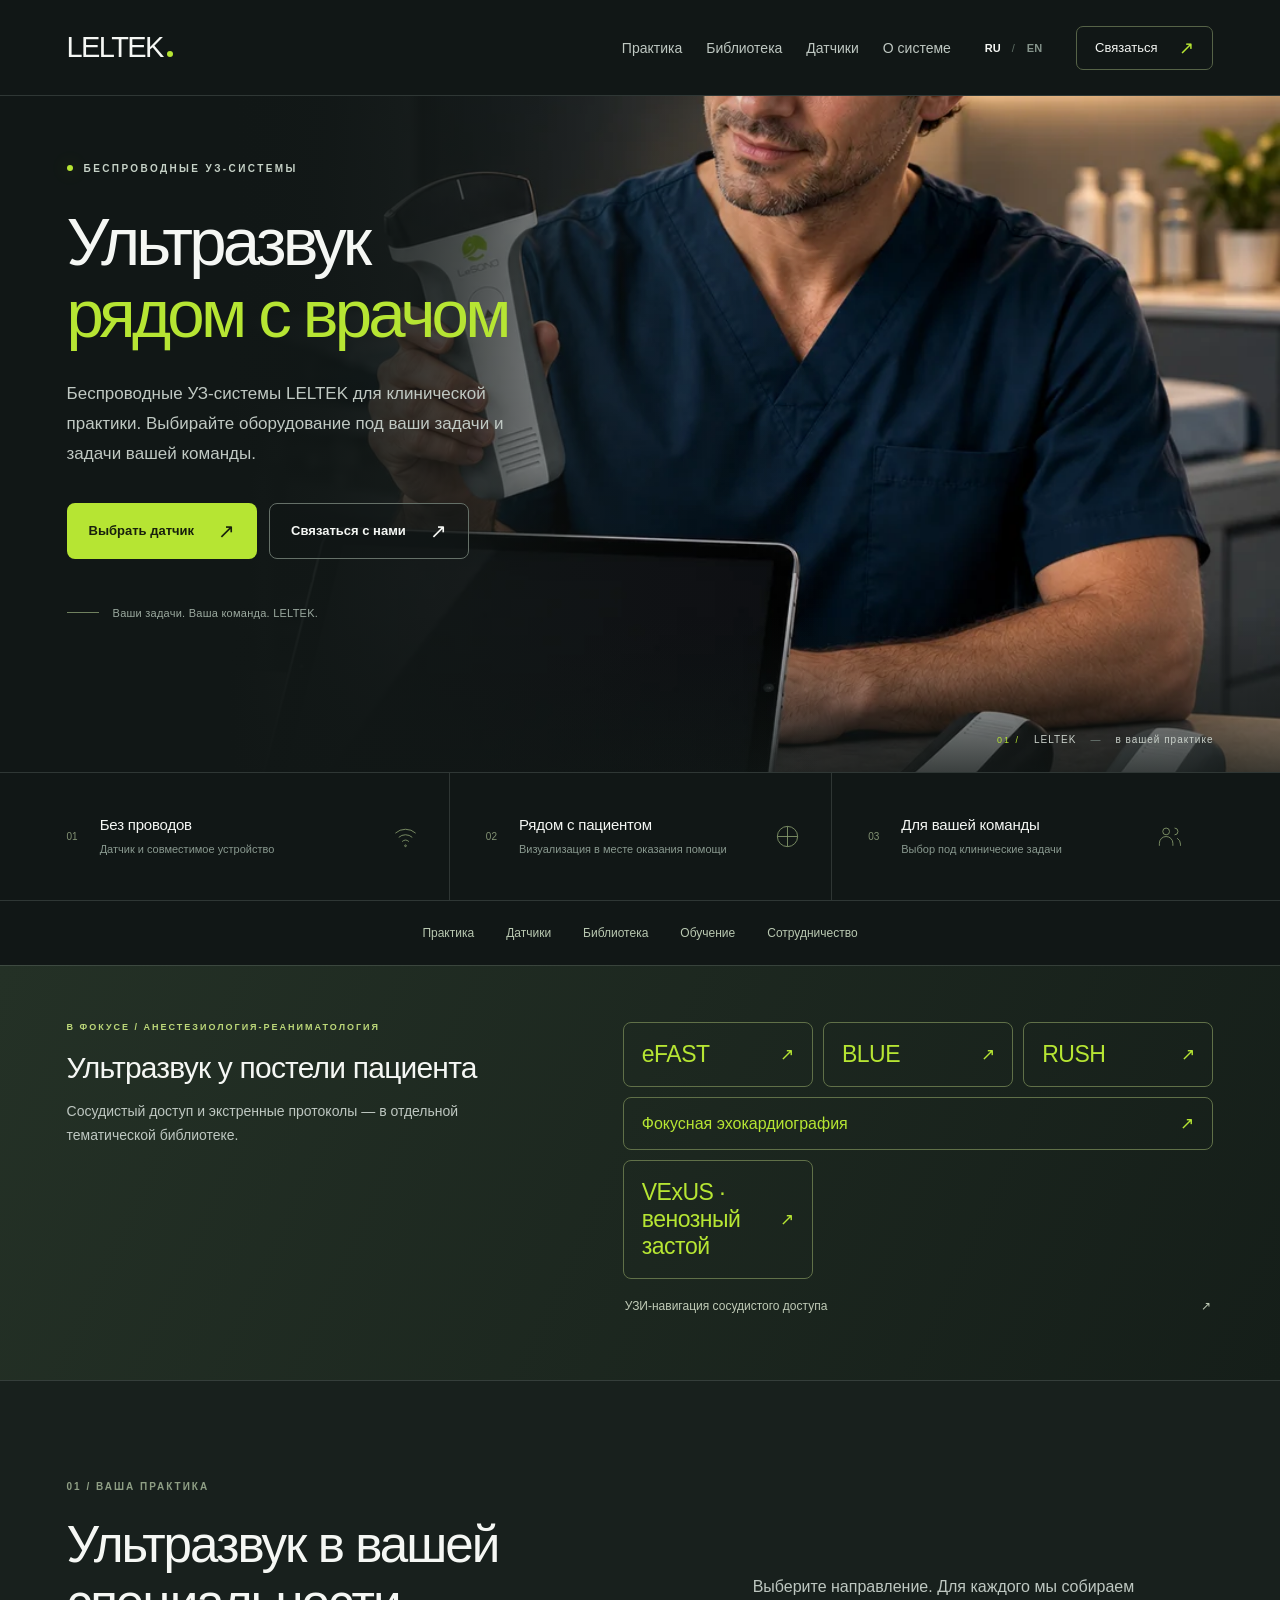
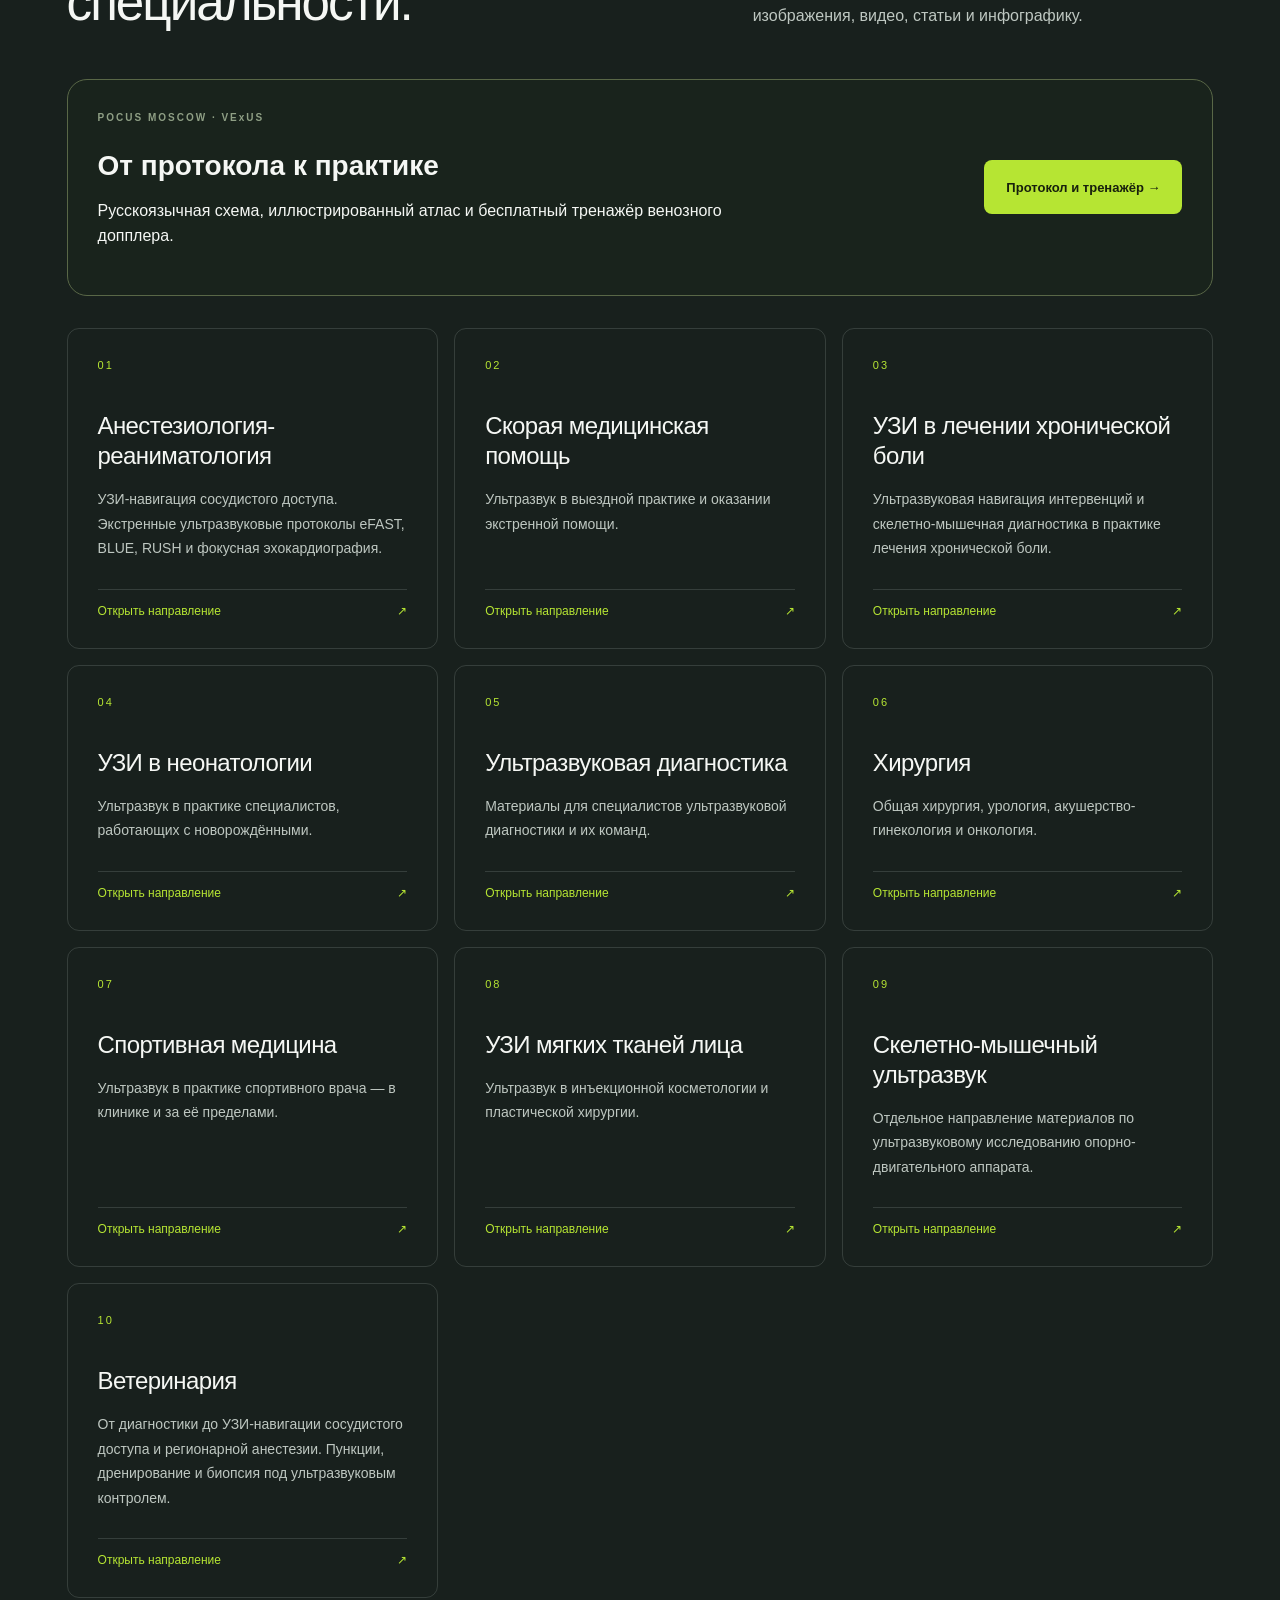
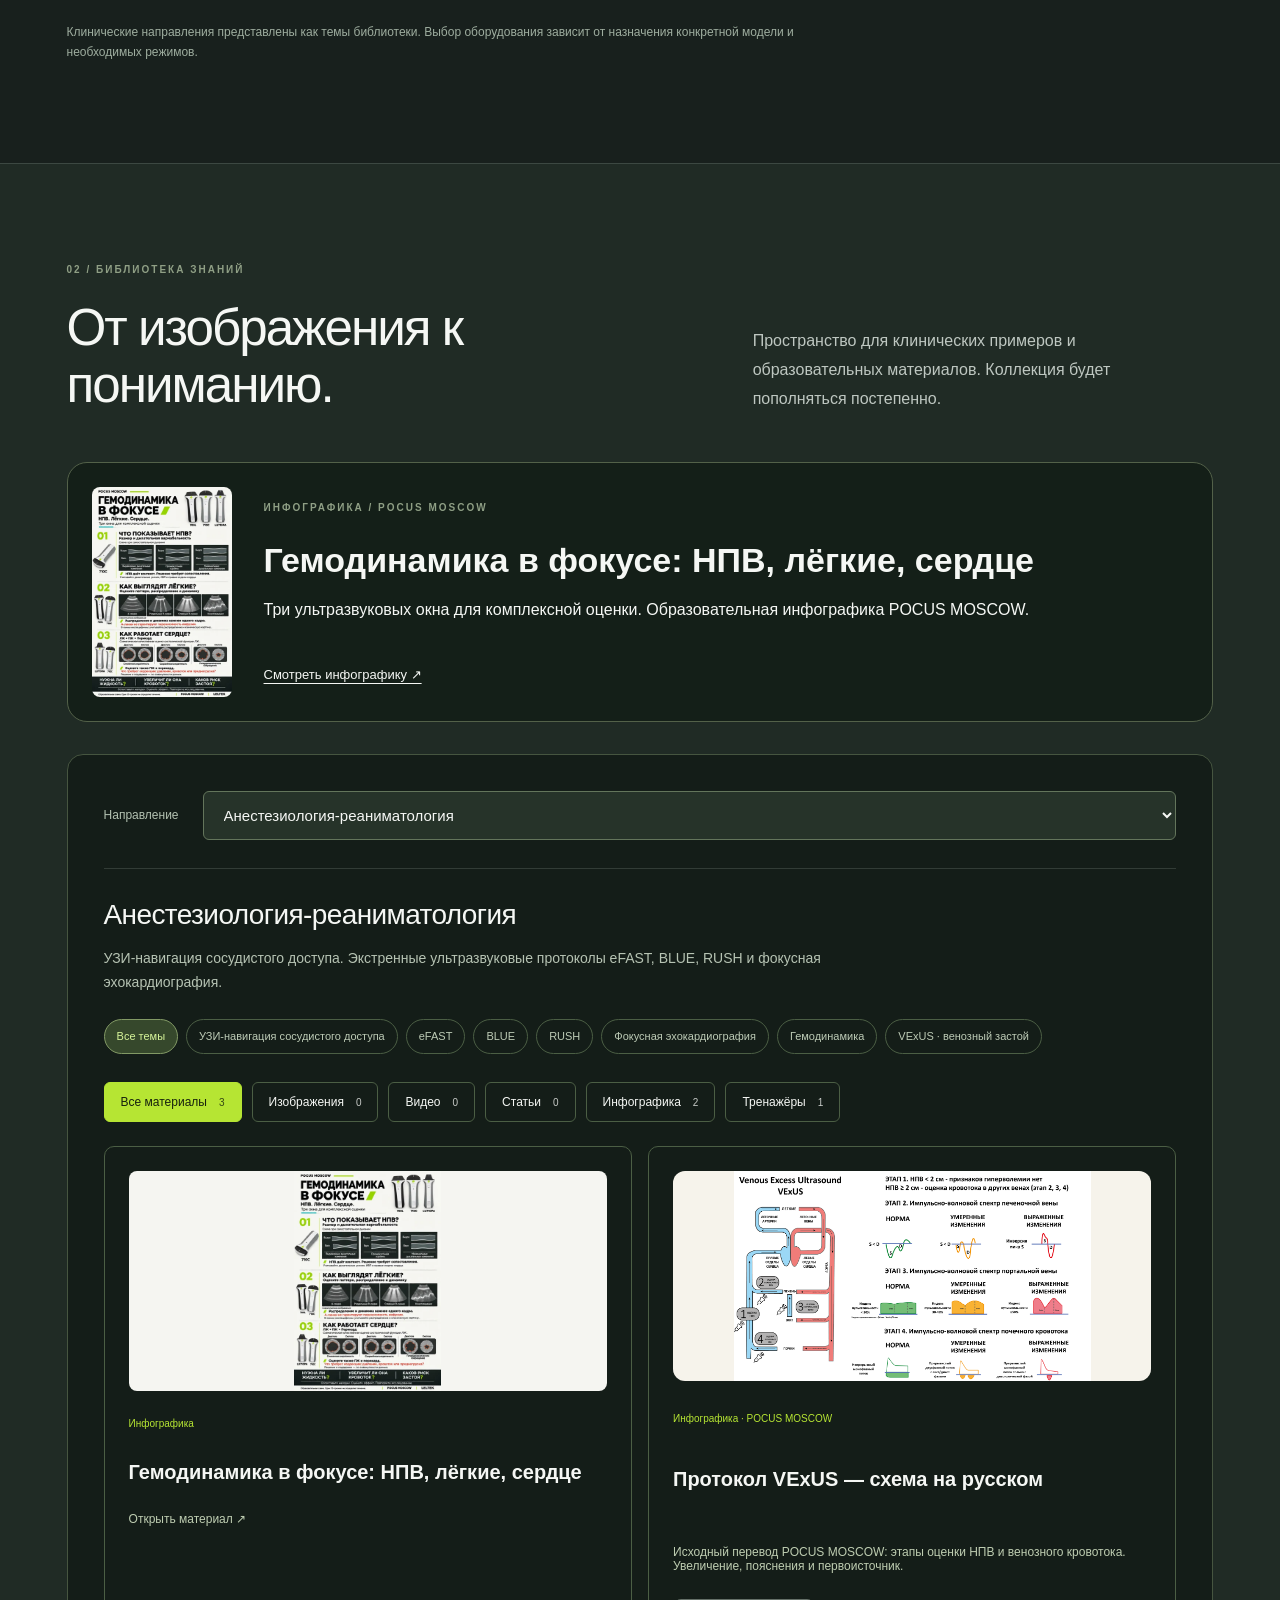
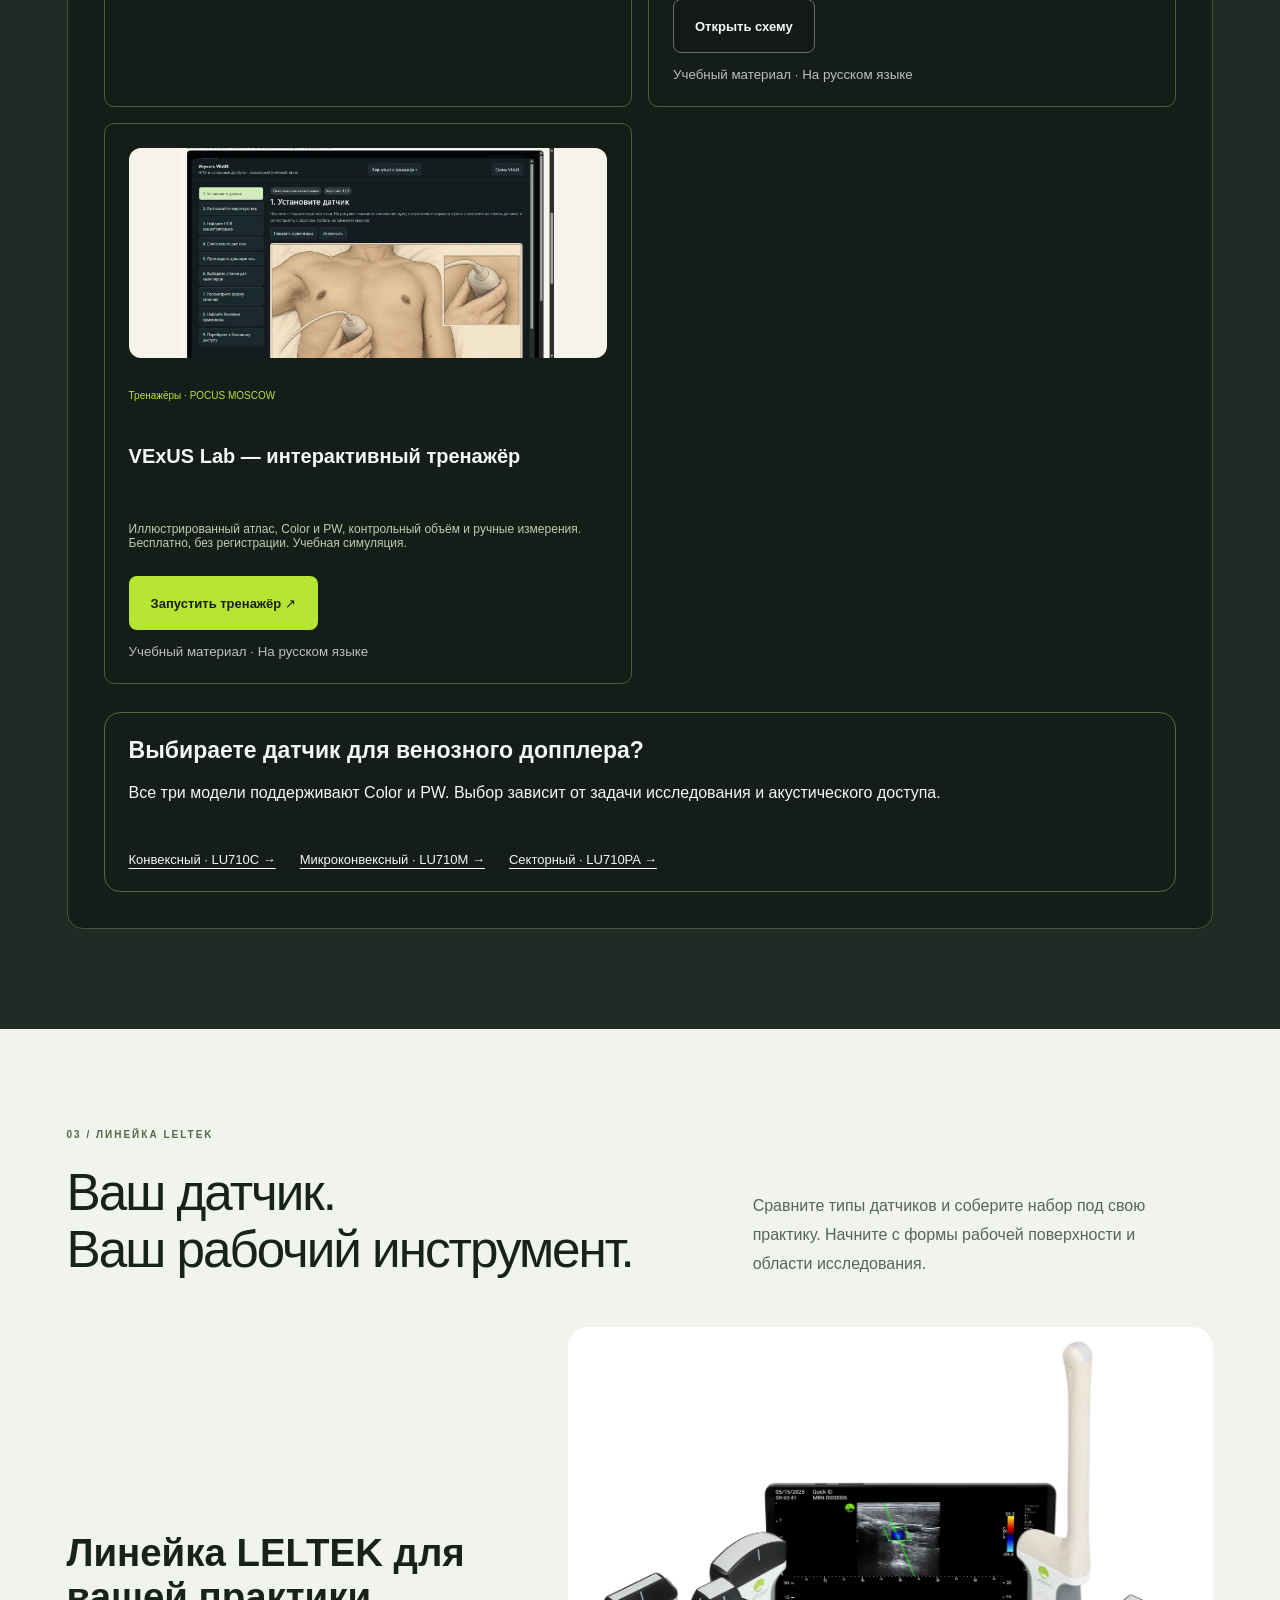
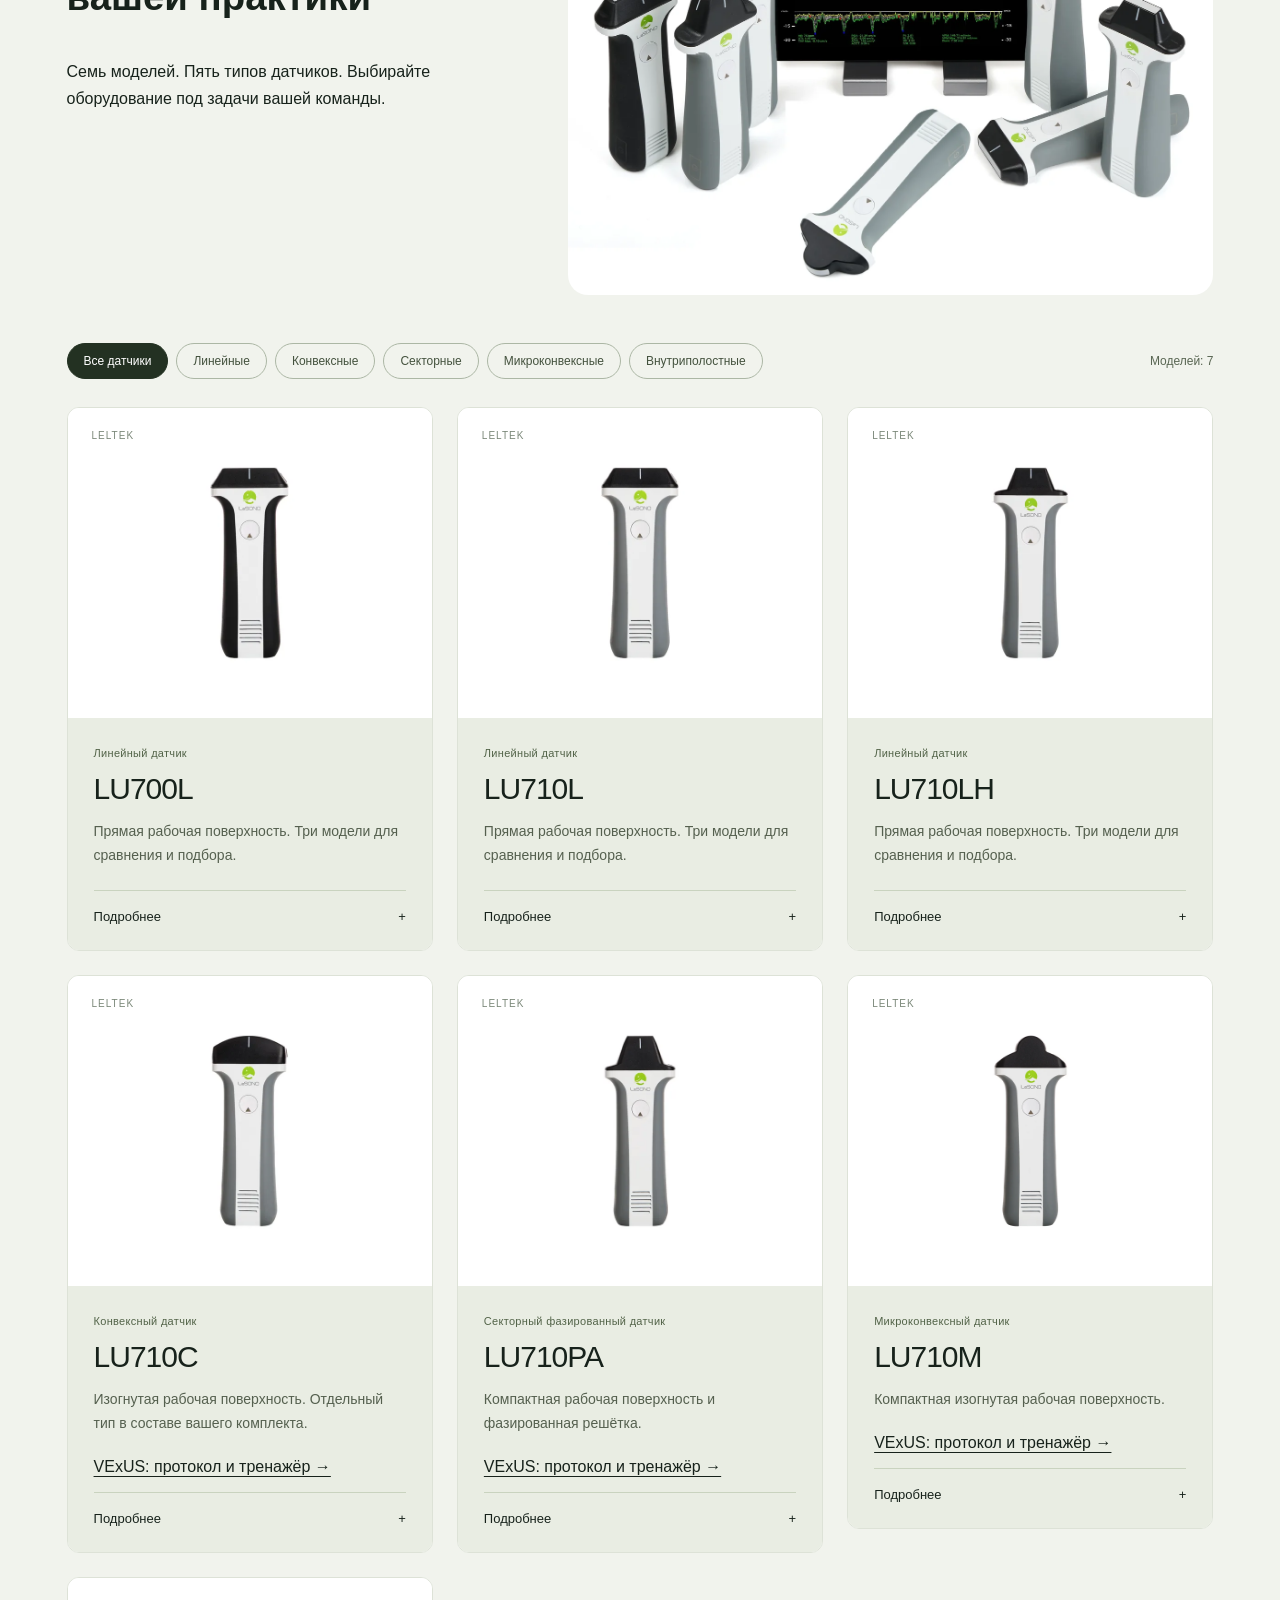
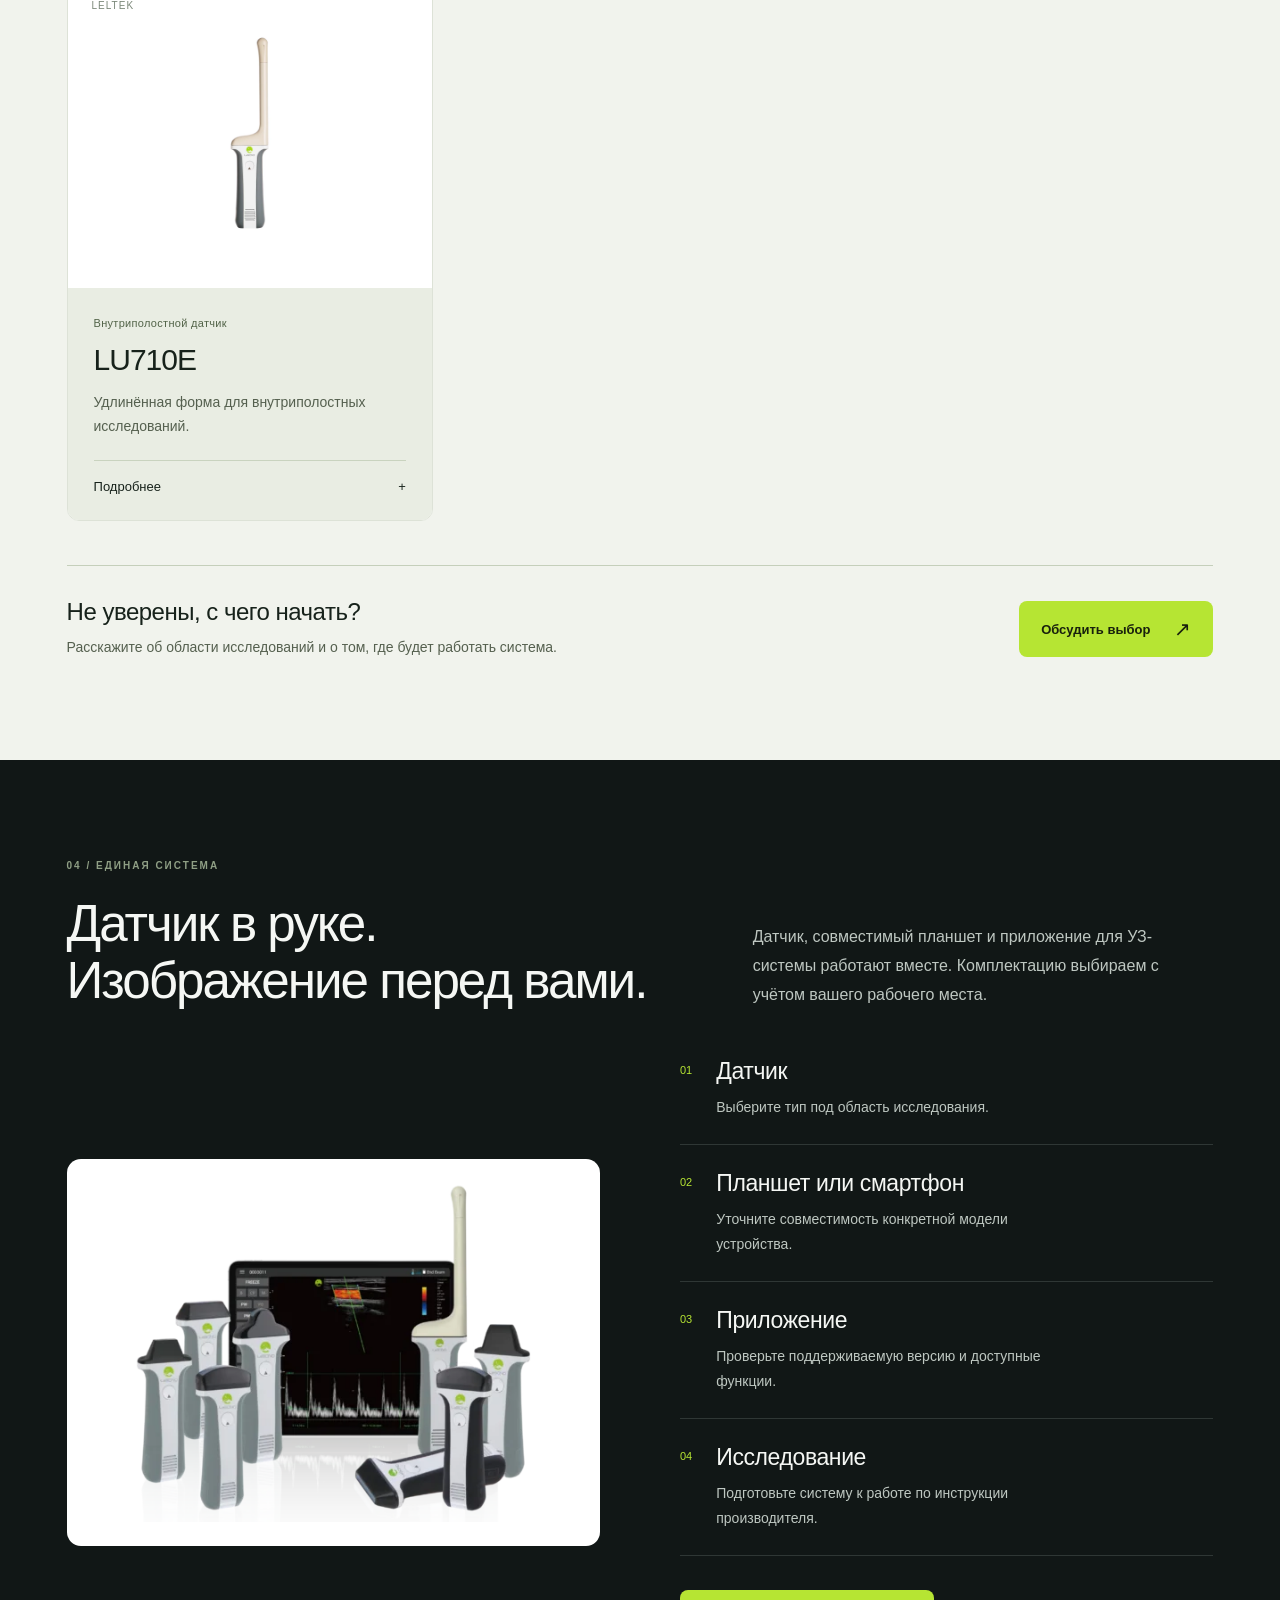
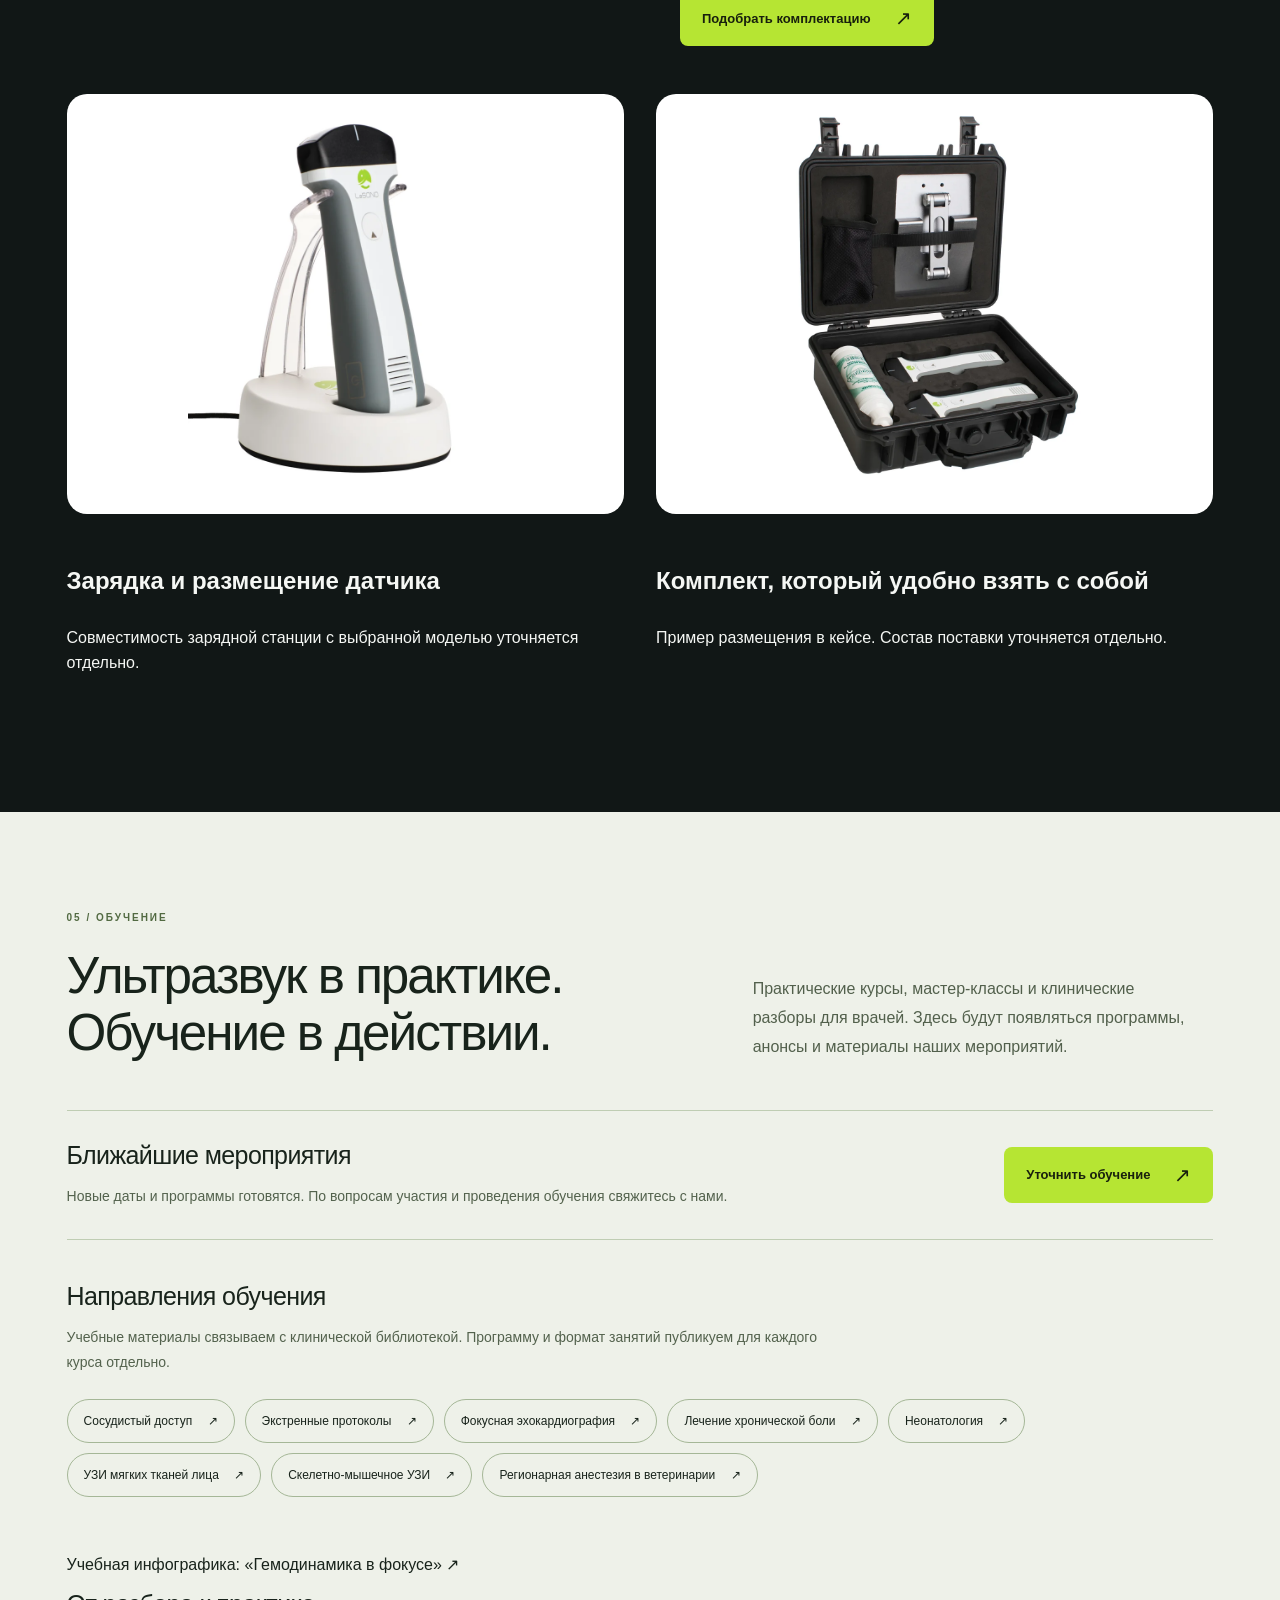
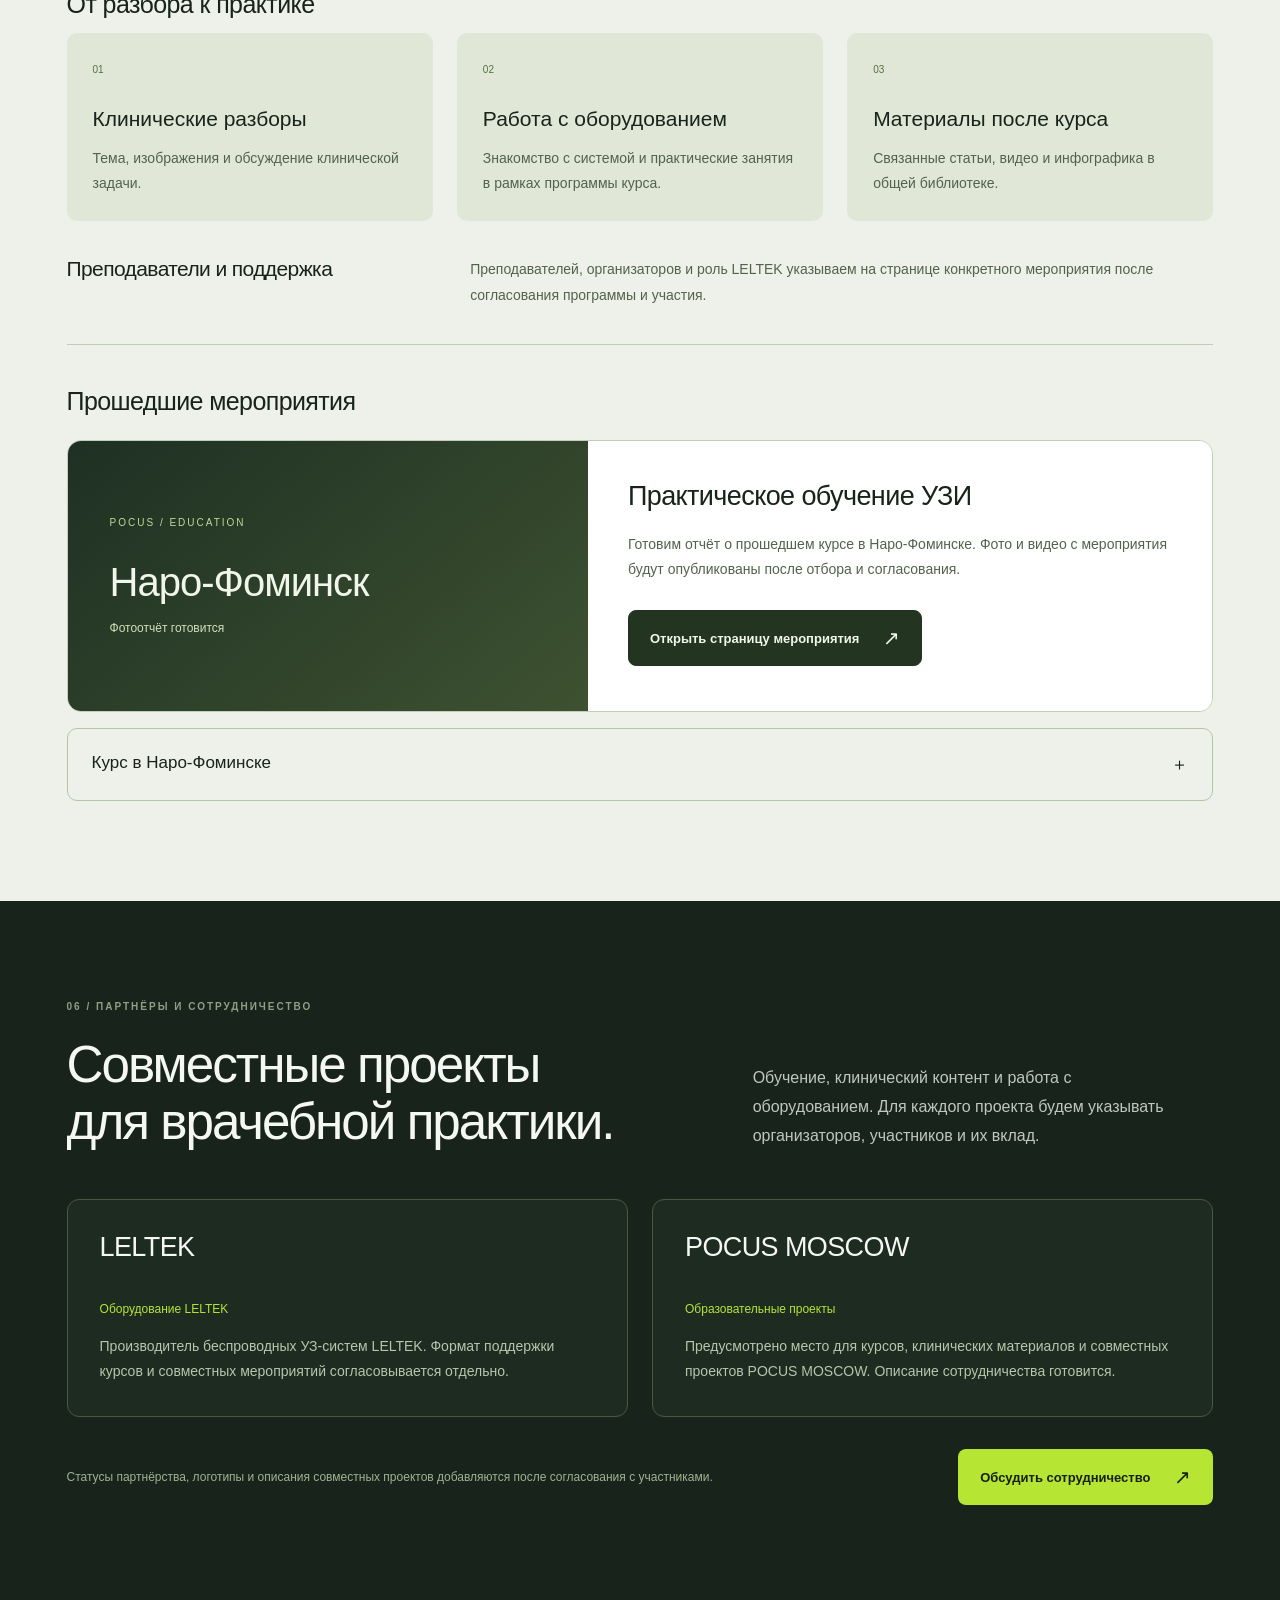
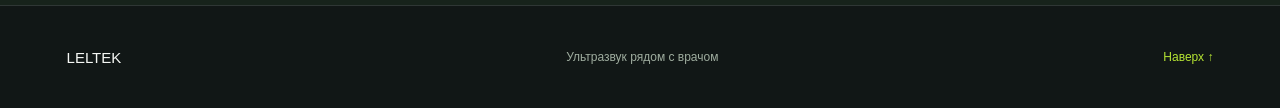
<file: index.html>
<!doctype html>
<html lang="ru">
  <head>
    <meta charset="UTF-8" />
    <meta name="viewport" content="width=device-width, initial-scale=1" />
    <meta name="color-scheme" content="dark" />
    <meta name="theme-color" content="#111716" />
    <meta name="robots" content="noindex, nofollow" />
    <meta name="description" content="Беспроводные УЗ-системы LELTEK. Оборудование под ваши задачи и задачи вашей команды." />
    <title>LELTEK — ультразвук рядом с врачом</title>
    <link rel="icon" href="./assets/favicon.svg" type="image/svg+xml" />
    <link rel="stylesheet" href="./styles.css" />
    <script src="./app.js" type="module"></script>
  <link rel="stylesheet" href="./vexus.css">
</head>
  <body>
    <a class="skip-link" href="#main" data-i18n="skip">К содержимому</a>
    <header class="header">
      <a class="brand" href="./" aria-label="LELTEK">
        <span class="brand-name">LELTEK<i aria-hidden="true"></i></span>

      </a>
      <nav class="navigation" aria-label="Основная навигация" data-i18n-aria="navigation">
        <a class="nav-link" href="#practice" data-i18n="navPractice">Практика</a>
        <a class="nav-link" href="#library" data-i18n="navLibrary">Библиотека</a>
        <a class="nav-link" href="#catalog" data-i18n="navProbes">Датчики</a>
        <button class="nav-link" data-open="system" data-i18n="navSystem">О системе</button>
      </nav>
      <div class="header-actions">
        <div class="language-switch" role="group" aria-label="Язык сайта" data-i18n-aria="language">
          <button class="language-button is-active" type="button" data-language="ru" aria-pressed="true" aria-label="Русский">RU</button>
          <span aria-hidden="true">/</span>
          <button class="language-button" type="button" data-language="en" aria-pressed="false" aria-label="English">EN</button>
        </div>
        <button class="header-contact" data-open="contact"><span data-i18n="headerContact">Связаться</span><span aria-hidden="true">↗</span></button>
      </div>
    </header>

    <main id="main">
      <section class="hero" aria-labelledby="hero-title">
        <div class="hero-art">
          <picture>
            <source media="(max-width: 767px)" srcset="./assets/hero-mobile.webp" width="900" height="1125" />
            <img class="hero-image" src="./assets/hero-desktop.webp" width="1448" height="1086" fetchpriority="high" alt="Врач с беспроводным датчиком LELTEK, планшетом и дополнительными датчиками" data-i18n-alt="heroAlt" />
          </picture>
        </div>
        <div class="hero-copy">
          <p class="eyebrow"><span class="status-dot" aria-hidden="true"></span><span data-i18n="eyebrow">БЕСПРОВОДНЫЕ УЗ-СИСТЕМЫ</span></p>
          <h1 id="hero-title"><span data-i18n="titleFirst">Ультразвук</span><span class="title-accent" data-i18n="titleSecond">рядом с врачом</span></h1>
          <p class="hero-description" data-i18n="description">Беспроводные УЗ-системы LELTEK для клинической практики. Выбирайте оборудование под ваши задачи и задачи вашей команды.</p>
          <div class="hero-actions">
            <button class="button button-primary" data-open="probes"><span data-i18n="explore">Выбрать датчик</span><span aria-hidden="true">↗</span></button>
            <button class="button button-secondary" data-open="contact"><span data-i18n="contact">Связаться с нами</span><span aria-hidden="true">↗</span></button>
          </div>
          <div class="hero-signature"><span class="signature-line" aria-hidden="true"></span><span data-i18n="signature">Ваши задачи. Ваша команда. LELTEK.</span></div>
        </div>
        <div class="image-caption" aria-hidden="true"><span class="caption-index">01 /</span> LELTEK <span class="caption-separator">—</span> <span data-i18n="caption">в вашей практике</span></div>
      </section>

      <section class="principles" aria-label="Система LELTEK" data-i18n-aria="principlesLabel">
        <div class="principle"><span class="principle-index">01</span><div><h2 data-i18n="principleOne">Без проводов</h2><p data-i18n="principleOneText">Датчик и совместимое устройство</p></div><svg viewBox="0 0 32 32" fill="none" aria-hidden="true"><path d="M4 12a18 18 0 0 1 24 0M8 17a12 12 0 0 1 16 0M12 22a6 6 0 0 1 8 0"/><circle cx="16" cy="27" r="1"/></svg></div>
        <div class="principle"><span class="principle-index">02</span><div><h2 data-i18n="principleTwo">Рядом с пациентом</h2><p data-i18n="principleTwoText">Визуализация в месте оказания помощи</p></div><svg viewBox="0 0 32 32" fill="none" aria-hidden="true"><path d="M16 4v24M4 16h24"/><circle cx="16" cy="16" r="12"/></svg></div>
        <div class="principle"><span class="principle-index">03</span><div><h2 data-i18n="principleThree">Для вашей команды</h2><p data-i18n="principleThreeText">Выбор под клинические задачи</p></div><svg viewBox="0 0 32 32" fill="none" aria-hidden="true"><circle cx="12" cy="10" r="4"/><path d="M4 27v-3a8 8 0 0 1 16 0v3M22 6a4 4 0 0 1 0 8M25 18a8 8 0 0 1 4 7v2"/></svg></div>
      </section>
    </main>

    <dialog id="probes-dialog" class="dialog probes-dialog" aria-labelledby="probes-title">
      <div class="dialog-inner">
        <button class="close-button" data-close aria-label="Закрыть" data-i18n-aria="close">×</button>
        <p class="eyebrow" data-i18n="range">ЛИНЕЙКА LELTEK</p>
        <h2 id="probes-title" data-i18n="probesTitle">Выберите свой датчик</h2>
        <p class="dialog-intro" data-i18n="probesIntro">Начните с типа датчика. Для уточнения комплектации свяжитесь с нами.</p>
        <div class="filter-list" role="group" aria-label="Тип датчика" data-i18n-aria="probeType">
          <button class="filter is-active" data-filter="all" aria-pressed="true" data-i18n="all">Все</button>
          <button class="filter" data-filter="linear" aria-pressed="false" data-i18n="linear">Линейные</button>
          <button class="filter" data-filter="convex" aria-pressed="false" data-i18n="convex">Конвексные</button>
          <button class="filter" data-filter="phased" aria-pressed="false" data-i18n="phased">Секторные</button>
          <button class="filter" data-filter="microconvex" aria-pressed="false" data-i18n="microconvex">Микроконвексные</button>
          <button class="filter" data-filter="endocavity" aria-pressed="false" data-i18n="endocavity">Внутриполостные</button>
        </div>
        <div class="probe-grid" id="probe-grid" aria-live="polite"></div>
        <a id="quick-catalog" class="quick-catalog" href="#catalog">Открыть полный каталог ↓</a>
        <div class="dialog-footer"><span data-i18n="selectionHint">Обсудите задачи вашей команды</span><button class="button button-primary" data-open="contact"><span data-i18n="contact">Связаться с нами</span><span aria-hidden="true">↗</span></button></div>
      </div>
    </dialog>

    <dialog id="system-dialog" class="dialog small-dialog" aria-labelledby="system-title">
      <div class="dialog-inner">
        <button class="close-button" data-close aria-label="Закрыть" data-i18n-aria="close">×</button>
        <p class="eyebrow">LELTEK</p>
        <h2 id="system-title" data-i18n="systemTitle">От датчика к изображению</h2>
        <p class="dialog-intro" data-i18n="systemIntro">Беспроводной датчик работает вместе с приложением на совместимом устройстве. Состав системы подбирается под задачи вашей практики.</p>
        <ol class="system-steps"><li><span data-i18n="stepOne">Выберите датчик</span></li><li><span data-i18n="stepTwo">Уточните совместимость устройства</span></li><li><span data-i18n="stepThree">Подберите комплектацию</span></li></ol>
        <button class="button button-primary" data-open="probes"><span data-i18n="explore">Выбрать датчик</span><span aria-hidden="true">↗</span></button>
      </div>
    </dialog>

    <dialog id="contact-dialog" class="dialog small-dialog" aria-labelledby="contact-title">
      <div class="dialog-inner">
        <button class="close-button" data-close aria-label="Закрыть" data-i18n-aria="close">×</button>
        <p class="eyebrow" data-i18n="contactEyebrow">ПРЯМОЙ КОНТАКТ</p>
        <h2 id="contact-title" data-i18n="contactTitle">Обсудим ваши задачи</h2>
        <div id="contact-details"></div>
      </div>
    </dialog>
    <noscript><p class="noscript-note">Для переключения языка и просмотра моделей включите JavaScript. / Enable JavaScript to switch languages and browse probes.</p></noscript>
  </body>
</html>
</file>
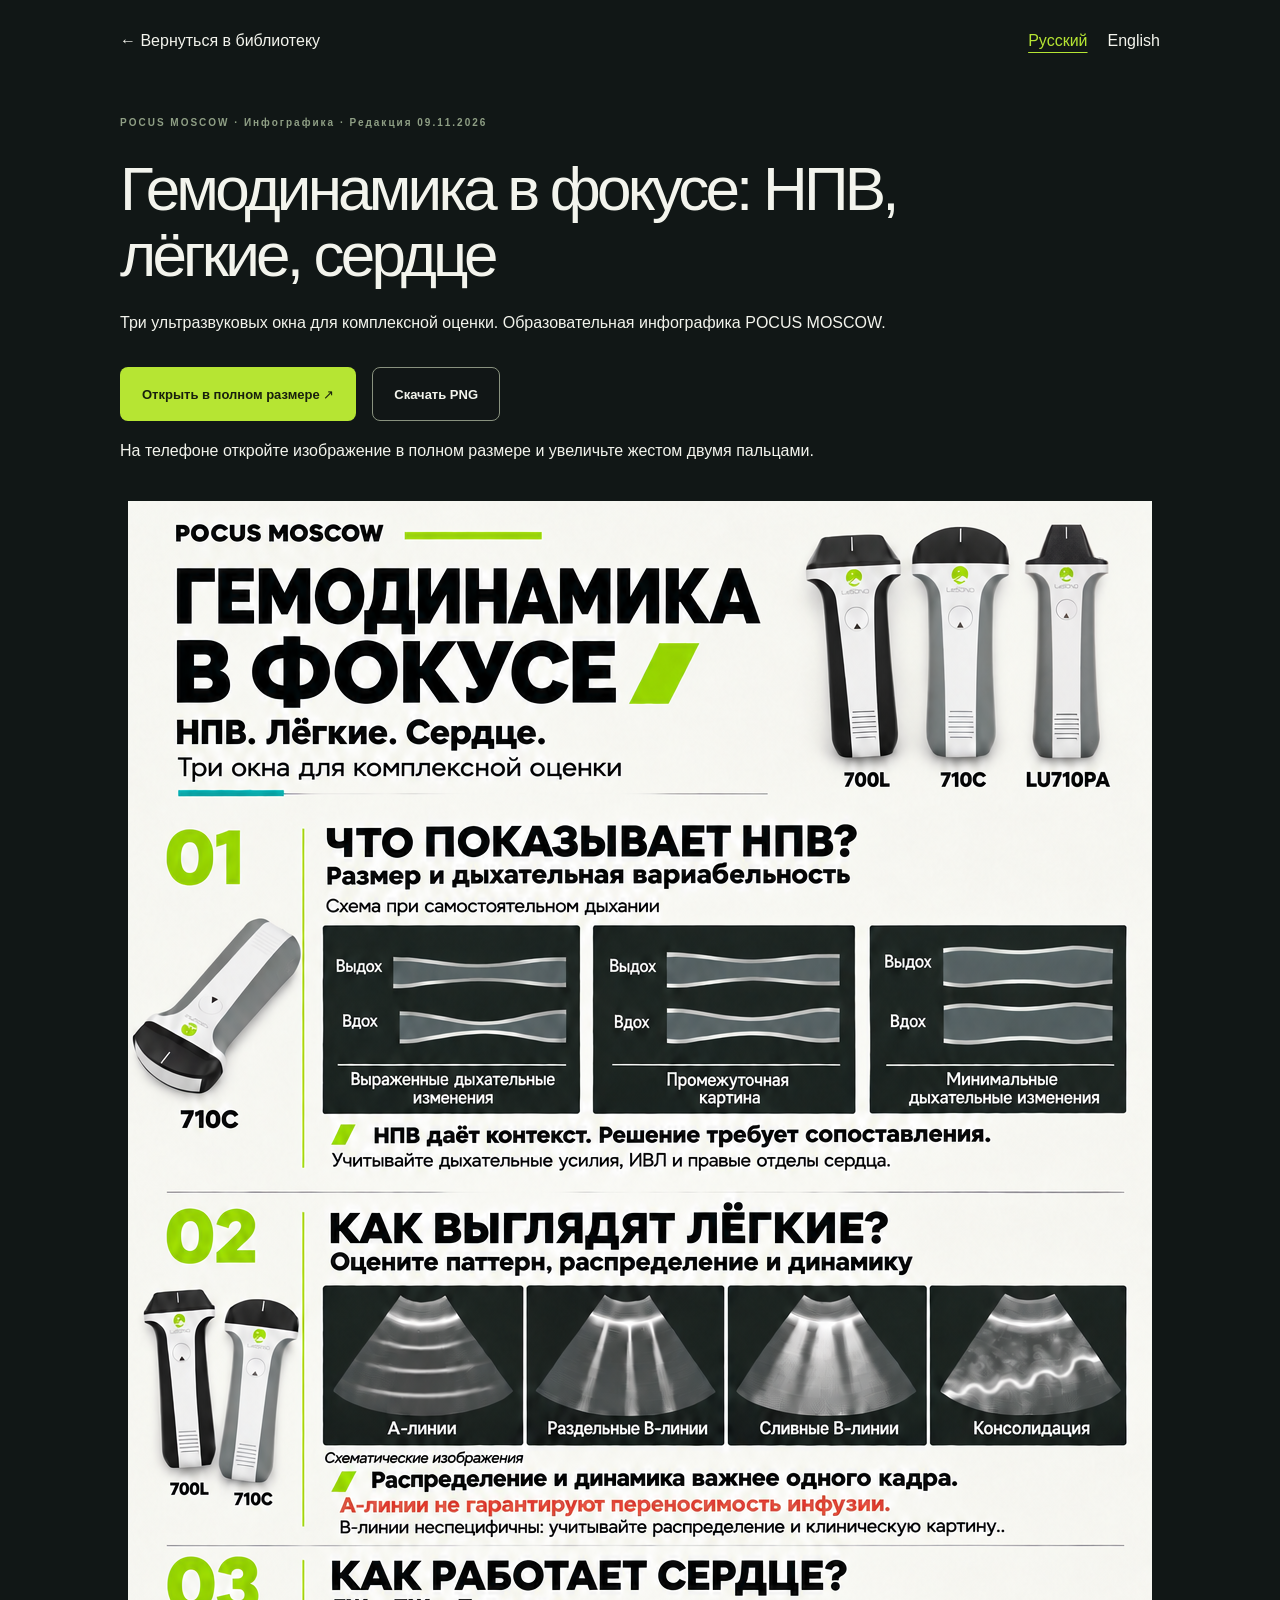
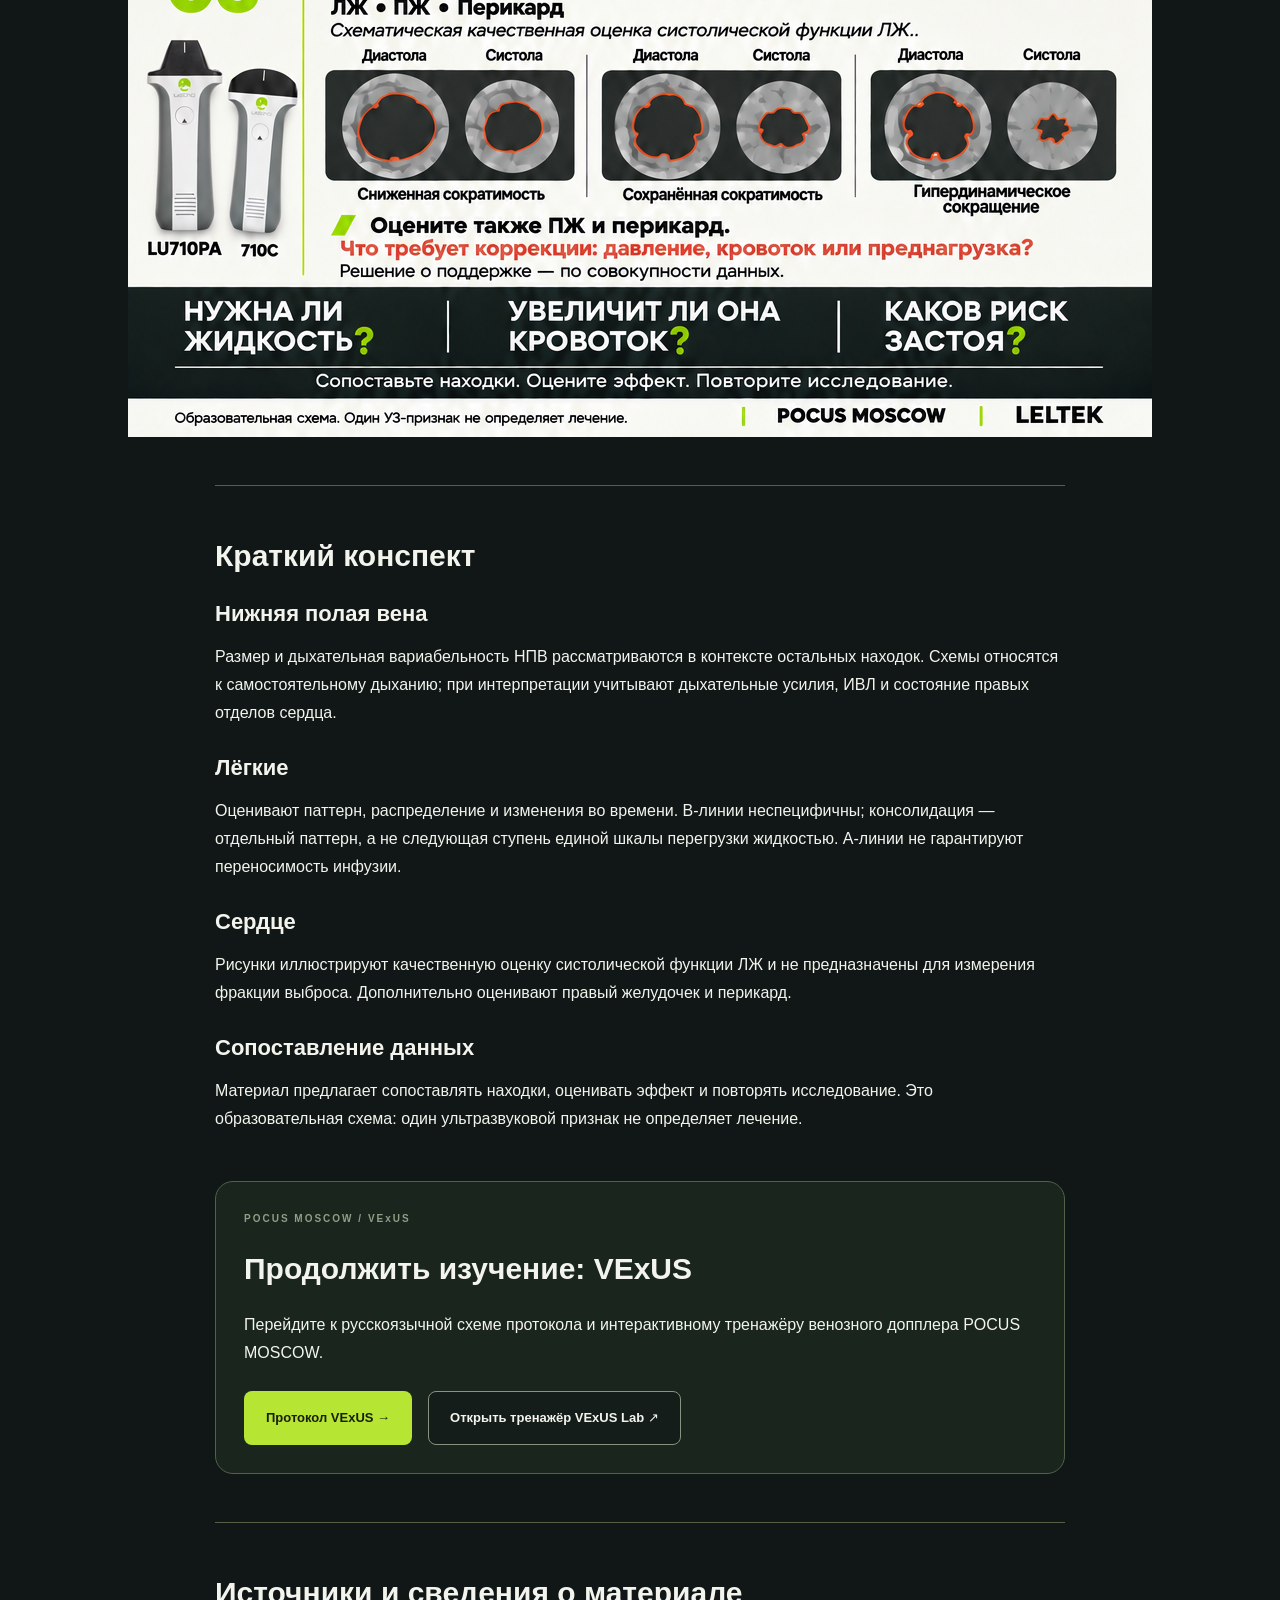
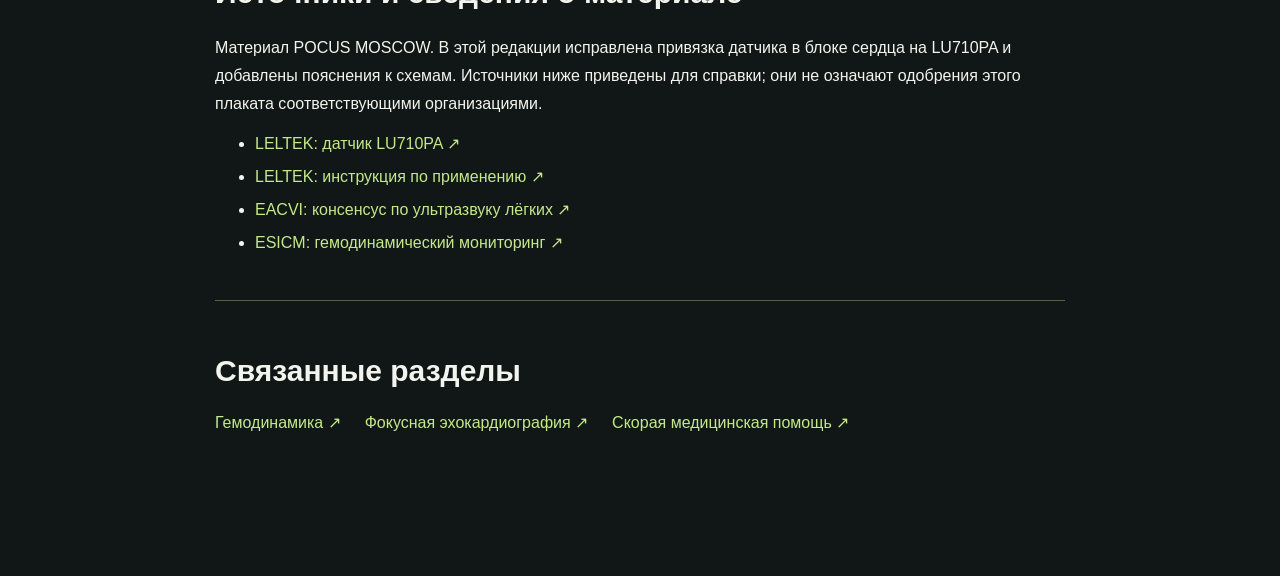
<file: hemodynamics.html>
<!doctype html>
<html lang="ru">
<head>
  <meta charset="utf-8">
  <meta name="robots" content="noindex, nofollow">
  <meta name="viewport" content="width=device-width, initial-scale=1">
  <meta name="description" content="Гемодинамика в фокусе: НПВ, лёгкие, сердце. Инфографика POCUS MOSCOW.">
  <title>Гемодинамика в фокусе — POCUS MOSCOW / LELTEK</title>
  <link rel="icon" href="./assets/favicon.svg" type="image/svg+xml">
  <link rel="stylesheet" href="./styles.css">
</head>
<body class="resource-page"><main id="infographic-page"></main><noscript>Для просмотра страницы включите JavaScript. <a href="./assets/library/hemodynamics-ru.png">Русская инфографика</a> · <a href="./assets/library/hemodynamics-en.png">English infographic</a></noscript><script type="module" src="./hemodynamics.js"></script></body>
</html>
</file>
<file: styles.css>
@charset "UTF-8";
:root{--bg:#111716;--panel:#18201d;--text:#f5f7f4;--muted:#bec7c1;--lime:#b6e533;--border:rgba(221,236,225,.15);--gutter:clamp(24px,5.2vw,88px);font-family:Inter,"Segoe UI",Arial,sans-serif;color:var(--text);background:var(--bg);font-synthesis:none;-webkit-font-smoothing:antialiased;color-scheme:dark}
*{box-sizing:border-box}body{margin:0}button,a{-webkit-tap-highlight-color:transparent}button{font:inherit;cursor:pointer}a{color:inherit;text-decoration:none}button{color:inherit}button:focus-visible,a:focus-visible{outline:2px solid var(--lime);outline-offset:5px}button:disabled{cursor:default}::selection{background:var(--lime);color:var(--bg)}[hidden]{display:none!important}body.dialog-open{overflow:hidden}.skip-link{position:fixed;top:-100px;left:20px;z-index:50;background:var(--lime);color:var(--bg);padding:12px 20px}.skip-link:focus-visible{top:12px}
.header{height:96px;padding:0 var(--gutter);display:flex;align-items:center;gap:56px;border-bottom:1px solid var(--border);position:relative;z-index:2;max-width:1920px;margin:auto;background:var(--bg)}.brand{display:flex;align-items:center;gap:16px;flex-shrink:0}.brand-name{font-size:29px;line-height:1;letter-spacing:-1.6px;font-weight:350;position:relative}.brand-name>span{font-weight:650}.brand-name i{display:inline-block;width:6px;height:6px;border-radius:50%;background:var(--lime);margin-left:4px}.brand-by{font-size:9px;letter-spacing:1.9px;color:#a5b1a9;line-height:1.6;border-left:1px solid var(--border);padding-left:16px}.navigation{display:flex;gap:32px;margin-left:auto}.nav-link{background:none;border:0;padding:12px 0;color:var(--muted);font-size:14px;transition:color .2s}.nav-link:hover{color:white}.header-actions{display:flex;gap:32px;align-items:center}.language-switch{display:flex;gap:9px;align-items:center;color:#5d6c63;font-size:11px;letter-spacing:1px}.language-button{border:0;background:transparent;padding:12px 2px;font-size:11px;color:#85948b;font-weight:600}.language-button.is-active{color:var(--text)}.header-contact{display:flex;align-items:center;gap:22px;border:1px solid #566347;background:transparent;padding:12px 18px;font-size:13px;border-radius:7px;transition:border-color .2s}.header-contact:hover{border-color:var(--lime)}.header-contact>span:last-child{color:var(--lime);font-size:18px;line-height:1}
.hero{position:relative;isolation:isolate;min-height:650px;height:clamp(650px,calc(100svh - 224px),860px);max-width:1920px;margin:auto;overflow:hidden;background:var(--bg)}.hero-art{position:absolute;z-index:-2;right:0;top:0;width:82%;height:100%}.hero-art picture{display:block;width:100%;height:100%}.hero-image{display:block;width:100%;height:100%;object-fit:cover;object-position:center 53%}.hero-art::after{content:"";position:absolute;inset:0;background:linear-gradient(90deg,var(--bg) 0%,rgba(17,23,22,.95) 9%,rgba(17,23,22,.74) 22%,rgba(17,23,22,.2) 40%,transparent 57%),linear-gradient(0deg,rgba(17,23,22,.8),transparent 23%)}.hero-copy{padding:clamp(62px,7.4vh,100px) 0 60px var(--gutter);width:min(58%,780px);position:relative;z-index:1;animation:appear .7s ease-out both}.eyebrow{font-size:10px;letter-spacing:2.4px;font-weight:600;display:flex;align-items:center;gap:11px;margin:0 0 32px;color:#c6d2c7}.status-dot{width:6px;height:6px;background:var(--lime);border-radius:50%;box-shadow:0 0 18px #b6e53355;flex-shrink:0}h1{font-size:clamp(54px,5.25vw,84px);line-height:1.07;font-weight:450;letter-spacing:-3.8px;margin:0 0 30px;max-width:720px}h1>span{display:block}.title-accent{color:var(--lime)}.hero-description{font-size:17px;line-height:1.75;max-width:448px;color:#c0c9c3;margin:0 0 34px;font-weight:350;text-wrap:pretty}.hero-actions{display:flex;gap:12px;flex-wrap:wrap}.button{display:inline-flex;justify-content:space-between;align-items:center;gap:24px;border-radius:8px;border:1px solid transparent;padding:17px 21px;min-height:54px;font-size:13px;font-weight:600;transition:background .2s,border-color .2s,transform .2s}.button>span:last-child[aria-hidden]{font-size:20px;line-height:1;font-weight:400}.button-primary{background:var(--lime);color:#18200d}.button-primary:hover{background:#c6ef53;transform:translateY(-2px)}.button-secondary{background:rgba(17,23,22,.55);border-color:#657068;color:var(--text)}.button-secondary:hover{background:#243026;border-color:#9aaa9b}.hero-signature{display:flex;gap:14px;align-items:center;font-size:11px;letter-spacing:.25px;color:#9ba99f;margin-top:48px}.signature-line{width:32px;height:1px;background:#70815f}.image-caption{position:absolute;right:var(--gutter);bottom:27px;font-size:10px;letter-spacing:1px;color:#c9d0c9;display:flex;gap:14px;align-items:center}.caption-index{font-size:9px;letter-spacing:2px;color:var(--lime)}.caption-separator{color:#728079}
.principles{border-top:1px solid var(--border);display:grid;grid-template-columns:repeat(3,1fr);padding:0 var(--gutter);max-width:1920px;margin:auto;min-height:128px;background:var(--bg)}.principle{display:flex;align-items:center;gap:22px;padding:28px 30px 28px 0;position:relative}.principle+.principle{padding-left:36px;border-left:1px solid var(--border)}.principle-index{font-size:10px;color:#839274;align-self:center}.principle h2{font-size:15px;font-weight:500;margin:0 0 8px;letter-spacing:-.2px}.principle p{font-size:11px;line-height:1.5;color:#89998f;margin:0}.principle svg{width:27px;height:27px;stroke:#899d6f;stroke-width:1;flex-shrink:0;margin-left:auto}.noscript-note{padding:20px var(--gutter);color:var(--muted)}
.dialog{border:1px solid #4a5944;border-radius:18px;background:var(--panel);color:var(--text);padding:0;width:min(1050px,calc(100% - 40px));max-height:calc(100svh - 48px);box-shadow:0 30px 100px #0009}.dialog::backdrop{background:#060b09ce;backdrop-filter:blur(8px)}.dialog-inner{padding:42px;position:relative}.close-button{position:absolute;right:20px;top:17px;width:38px;height:38px;border:1px solid var(--border);border-radius:50%;background:transparent;color:var(--muted);font-size:26px;line-height:1}.close-button:hover{border-color:var(--lime);color:var(--text)}.dialog .eyebrow{margin-bottom:16px;padding-right:40px;color:var(--lime)}.dialog h2{font-size:clamp(27px,3vw,42px);line-height:1.15;letter-spacing:-1.3px;font-weight:450;margin:0 0 18px;padding-right:20px}.dialog-intro{font-size:15px;color:var(--muted);line-height:1.7;max-width:670px;margin:0 0 24px}.filter-list{display:flex;gap:8px;flex-wrap:wrap;margin:28px 0 24px}.filter{font-size:12px;border:1px solid #465345;background:transparent;border-radius:30px;padding:10px 16px;color:var(--muted)}.filter.is-active{background:var(--lime);color:var(--bg);border-color:var(--lime)}.probe-grid{display:grid;grid-template-columns:repeat(5,1fr);gap:12px}.probe-card{border:1px solid var(--border);border-radius:10px;overflow:hidden;background:#111815}.probe-card img{width:100%;height:180px;object-fit:contain;background:#fff;display:block;padding:14px}.probe-card-copy{padding:16px 12px}.probe-card h3{font-size:16px;font-weight:550;margin:0 0 8px}.probe-card p{font-size:11px;color:var(--muted);margin:0;line-height:1.5}.dialog-footer{border-top:1px solid var(--border);margin-top:28px;padding-top:24px;display:flex;align-items:center;justify-content:space-between;gap:20px}.dialog-footer>span{font-size:13px;color:var(--muted)}.small-dialog{max-width:620px}.system-steps{counter-reset:step;list-style:none;margin:28px 0;padding:0}.system-steps li{counter-increment:step;display:flex;gap:18px;align-items:center;padding:16px 0;border-top:1px solid var(--border);font-size:14px}.system-steps li::before{content:"0" counter(step);font-size:11px;color:var(--lime)}.contact-unavailable{line-height:1.75;color:var(--muted);font-size:16px;margin:24px 0 8px}.contact-list{display:grid;gap:12px;margin:24px 0 0}.contact-list a{font-size:20px;overflow-wrap:anywhere;color:var(--lime)}.contact-person{color:var(--muted);font-size:15px}.contact-status{width:32px;height:1px;background:var(--lime);margin-top:28px}
@keyframes appear{from{opacity:0;transform:translateY(14px)}to{opacity:1;transform:translateY(0)}}
@media(min-width:1600px){.hero-copy{padding-top:100px}.hero-description{font-size:19px;max-width:490px}.button{font-size:14px}.hero-signature{margin-top:62px}}
@media(min-width:768px) and (max-width:1100px){.header{gap:28px;height:82px}.header-actions{gap:20px}.navigation{gap:20px}.brand-by{display:none}.hero{height:680px}.hero-copy{width:66%;padding-top:80px}h1{font-size:58px;letter-spacing:-2.8px;max-width:540px}.hero-description{max-width:365px;font-size:16px}.hero-art{width:90%}.hero-art::after{background:linear-gradient(90deg,var(--bg),rgba(17,23,22,.92) 19%,rgba(17,23,22,.45) 45%,transparent 73%),linear-gradient(0deg,rgba(17,23,22,.8),transparent 25%)}.principle{gap:12px;padding-right:18px}.principle+.principle{padding-left:20px}.principle svg{display:none}.principle h2{font-size:13px}.principle p{font-size:10px}.probe-grid{grid-template-columns:repeat(3,1fr)}}
@media(max-width:767px){:root{--gutter:22px}.header{height:76px;gap:16px}.brand-name{font-size:26px}.brand-by{font-size:8px;letter-spacing:1.3px;padding-left:11px}.brand{gap:11px}.navigation,.header-contact{display:none}.header-actions{margin-left:auto;gap:0}.language-switch{gap:7px}.hero{height:auto;min-height:0;display:flex;flex-direction:column;overflow:hidden}.hero-copy{order:0;width:100%;padding:40px var(--gutter) 0}.eyebrow{font-size:9px;letter-spacing:1.8px;margin-bottom:24px}h1{font-size:clamp(42px,10.6vw,66px);line-height:1.08;letter-spacing:-2.2px;margin-bottom:24px;max-width:620px}.title-accent{max-width:600px}.hero-description{font-size:16px;line-height:1.7;max-width:540px;margin-bottom:28px}.hero-actions{display:grid;grid-template-columns:1fr;gap:10px;max-width:540px}.button{min-height:52px;padding:15px 20px;font-size:13px;border-radius:8px}.hero-signature{display:none}.hero-art{order:1;position:relative;z-index:0;width:100%;height:auto;right:auto;top:auto;margin-top:8px}.hero-art picture{height:auto}.hero-image{height:auto;object-fit:contain;width:100%}.hero-art::after{background:linear-gradient(180deg,var(--bg) 0%,rgba(17,23,22,.6) 5%,transparent 18%),linear-gradient(0deg,var(--bg),transparent 13%);pointer-events:none}.image-caption{z-index:1;bottom:24px;right:var(--gutter);font-size:9px;gap:10px}.principles{grid-template-columns:1fr;padding:0 var(--gutter)}.principle{padding:24px 0;gap:20px}.principle+.principle{border-left:0;border-top:1px solid var(--border);padding:24px 0}.principle h2{font-size:15px}.principle p{font-size:12px}.principle svg{width:25px;height:25px}.dialog{width:calc(100% - 24px);max-height:calc(100svh - 24px);border-radius:14px}.dialog-inner{padding:32px 20px 24px}.close-button{top:12px;right:12px;width:32px;height:32px}.dialog h2{font-size:30px;padding-right:14px}.dialog .eyebrow{font-size:8px}.dialog-intro{font-size:14px}.filter{padding:9px 13px;font-size:11px}.filter-list{gap:7px;margin:22px 0}.probe-grid{grid-template-columns:repeat(2,minmax(0,1fr));gap:10px}.probe-card img{height:170px}.probe-card-copy{padding:13px 10px}.probe-card h3{font-size:15px}.dialog-footer{align-items:stretch;flex-direction:column;gap:16px}.dialog-footer .button{width:100%}.contact-unavailable{font-size:15px}}
.section-pad{padding:100px var(--gutter);max-width:1920px;margin:auto;scroll-margin-top:24px}.section-heading{display:grid;grid-template-columns:1.35fr 1fr;gap:64px;align-items:end;margin-bottom:48px}.section-label{font-size:10px;font-weight:600;letter-spacing:2px;margin:0 0 24px;color:#8f9f85}.section-heading h2{font-size:clamp(36px,4vw,60px);font-weight:450;line-height:1.12;letter-spacing:-2px;margin:0;white-space:pre-line}.section-intro{font-size:16px;line-height:1.8;color:var(--muted);max-width:440px;margin:0}.practice{border-top:1px solid var(--border);background:#18201d}.task-grid{display:grid;grid-template-columns:repeat(6,minmax(0,1fr));gap:16px}.task-card{grid-column:span 2;padding:30px;border:1px solid var(--border);border-radius:12px;display:flex;flex-direction:column;transition:background .2s,transform .2s}.task-card:nth-child(n+4){grid-column:span 3}.task-card:hover{background:#202b25;transform:translateY(-3px)}.task-number{font-size:11px;letter-spacing:2px;color:var(--lime);margin-bottom:40px}.task-card h3{font-size:24px;line-height:1.25;letter-spacing:-.6px;font-weight:450;margin:0 0 16px}.task-card p{font-size:14px;line-height:1.75;color:var(--muted);margin:0 0 28px;max-width:470px}.task-card a,.task-card button{display:flex;justify-content:space-between;gap:12px;background:none;border:0;padding:14px 0 0;border-top:1px solid var(--border);text-align:left;color:var(--lime);font-size:12px;margin-top:auto}.section-note{font-size:12px;line-height:1.7;color:#9ead9f;margin:24px 0 0;max-width:780px}.catalog{background:#f1f3ed;color:#17221b;color-scheme:light}.catalog .section-label{color:#536945}.catalog .section-intro{color:#58645b}.catalog-toolbar{display:flex;align-items:center;justify-content:space-between;gap:20px;margin-bottom:28px}.catalog-toolbar .filter-list{margin:0}.catalog .filter{color:#44523e;border-color:#acb7a5}.catalog .filter.is-active{background:#233122;color:white;border-color:#233122}.catalog #catalog-count{font-size:12px;white-space:nowrap;color:#596653}.catalog-grid{display:grid;grid-template-columns:repeat(3,minmax(0,1fr));gap:24px;align-items:start}.catalog-card{background:#fff;border:1px solid #dde2d7;border-radius:12px;overflow:hidden}.catalog-photo{height:310px;position:relative;padding:28px;background:#fff}.catalog-photo img{height:100%;width:100%;object-fit:contain;display:block;transition:transform .35s}.catalog-card:hover img{transform:scale(1.035)}.model-label{position:absolute;top:22px;left:24px;font-size:10px;letter-spacing:1px;color:#7b8879}.catalog-copy{padding:26px;background:#e9ede3}.catalog-type{font-size:11px!important;letter-spacing:.3px;color:#526348!important;margin-bottom:10px!important}.catalog-copy h3{font-size:30px;font-weight:500;letter-spacing:-1px;margin:0 0 14px}.catalog-copy p{font-size:14px;line-height:1.7;color:#55604f;margin:0 0 22px}.catalog-copy details{border-top:1px solid #c9d3bf}.catalog-copy summary{cursor:pointer;display:flex;justify-content:space-between;gap:12px;padding:18px 0 0;font-size:13px;list-style:none}.catalog-copy summary::-webkit-details-marker{display:none}.catalog-copy summary:focus-visible{outline:2px solid #425e23;outline-offset:5px}.catalog-copy details[open] summary{padding-bottom:18px}.catalog-copy details[open] summary span{transform:rotate(45deg)}.catalog-copy details button{background:none;border:0;padding:0;text-align:left;font-size:13px;color:#263b1d;text-decoration:underline;text-underline-offset:4px}.catalog button:focus-visible,.catalog a:focus-visible{outline-color:#425e23}.selection-banner{margin-top:44px;border-top:1px solid #c5cfbb;padding-top:32px;display:flex;align-items:center;justify-content:space-between;gap:32px}.selection-banner h3{font-size:24px;letter-spacing:-.5px;font-weight:500;margin:0 0 10px}.selection-banner p{font-size:14px;line-height:1.7;color:#55604f;margin:0}.selection-banner .button{flex-shrink:0}.system-section{background:#111716}.system-layout{display:grid;grid-template-columns:1fr 1fr;gap:80px;align-items:center}.kit-figure{margin:0;border-radius:14px;overflow:hidden;background:#fff}.kit-figure img{display:block;width:100%;height:490px;object-fit:contain;padding:24px}.kit-figure figcaption{font-size:11px;line-height:1.6;color:#5c675b;background:#e9ede3;padding:18px 24px}.workflow ol{list-style:none;margin:0 0 34px;padding:0}.workflow li{display:flex;gap:24px;padding:25px 0;border-bottom:1px solid var(--border)}.workflow li:first-child{padding-top:0}.step-number{font-size:11px;color:var(--lime);padding-top:6px}.workflow h3{font-weight:450;font-size:23px;letter-spacing:-.4px;margin:0 0 10px}.workflow p{font-size:14px;line-height:1.75;color:var(--muted);margin:0;max-width:360px}.site-footer{padding:32px var(--gutter);border-top:1px solid var(--border);display:flex;gap:24px;align-items:center;justify-content:space-between;font-size:15px;max-width:1920px;margin:auto}.footer-by{font-size:10px;color:#9fad9f;margin-left:10px}.site-footer p{color:#9fad9f;font-size:12px}.site-footer a{font-size:12px;color:var(--lime)}.quick-catalog{display:inline-block;font-size:13px;color:var(--lime);margin-top:24px}
@media(max-width:1100px){.section-pad{padding-top:72px;padding-bottom:72px}.section-heading{gap:36px}.catalog-grid{grid-template-columns:repeat(2,minmax(0,1fr))}.task-card{padding:24px}.task-card h3{font-size:21px}.system-layout{gap:40px}.kit-figure img{height:420px}}
@media(max-width:767px){.section-pad{padding:64px var(--gutter)}.section-heading{grid-template-columns:1fr;gap:24px;margin-bottom:32px}.section-heading h2{font-size:36px;letter-spacing:-1.4px}.section-label{font-size:9px;margin-bottom:20px}.section-intro{font-size:15px}.task-grid{grid-template-columns:1fr;gap:12px}.task-card,.task-card:nth-child(n+4){grid-column:auto}.task-number{margin-bottom:24px}.task-card h3{font-size:24px}.catalog-toolbar{align-items:flex-start;flex-direction:column;gap:16px}.catalog-grid{grid-template-columns:1fr;gap:20px}.catalog-photo{height:300px}.catalog-copy{padding:24px}.selection-banner{align-items:stretch;flex-direction:column;gap:24px}.system-layout{grid-template-columns:1fr;gap:36px}.kit-figure img{height:360px;padding:16px}.workflow h3{font-size:22px}.workflow .button{width:100%}.site-footer{flex-wrap:wrap;gap:16px}.site-footer p{order:3;width:100%;margin:0}.site-footer>a{margin-left:auto}}
.protocol-section{max-width:1920px;margin:auto;display:grid;grid-template-columns:1fr 1.2fr;gap:64px;padding:56px var(--gutter);border-top:1px solid var(--border);background:linear-gradient(115deg,#243126,#151e19)}.protocol-heading .section-label{color:#bdd879;margin-bottom:18px;font-size:9px}.protocol-heading h2{font-size:30px;line-height:1.2;font-weight:450;letter-spacing:-.8px;margin:0 0 14px}.protocol-heading>p:last-child{font-size:14px;line-height:1.7;color:var(--muted);max-width:410px;margin:0}.protocol-links{display:grid;grid-template-columns:repeat(3,minmax(0,1fr));gap:10px;align-content:center}.protocol-chip{display:flex;align-items:center;justify-content:space-between;gap:10px;border:1px solid #607048;padding:18px;border-radius:8px;font-size:23px;letter-spacing:-.5px;color:var(--lime);transition:background .2s}.protocol-chip>span:last-child{font-size:17px}.protocol-chip:hover{background:#354429}.protocol-echo{grid-column:1/-1;font-size:16px;letter-spacing:0;padding:15px 18px}.vascular-link{grid-column:1/-1;display:flex;justify-content:space-between;font-size:12px;line-height:1.6;color:#c0cbb7;padding:8px 2px}.task-grid{grid-template-columns:repeat(3,minmax(0,1fr))}.task-card,.task-card:nth-child(n+4){grid-column:auto}.task-card h3{overflow-wrap:anywhere}.library-section{background:#202b25;border-top:1px solid var(--border)}.library-shell{background:#141d18;border:1px solid #465540;border-radius:16px;padding:36px}.library-select{display:flex;gap:24px;align-items:center;padding-bottom:28px;border-bottom:1px solid var(--border);margin-bottom:28px}.library-select label{font-size:12px;color:#b3c1b1}.library-select select{max-width:100%;min-width:0;flex:1;border:1px solid #63755b;border-radius:6px;background:#263329;color:var(--text);font:inherit;font-size:15px;padding:14px 36px 14px 16px;cursor:pointer}.library-select select:focus-visible{outline:2px solid var(--lime);outline-offset:4px}.library-area-title{font-size:28px;font-weight:450;letter-spacing:-.6px;margin:0 0 14px;line-height:1.3;overflow-wrap:anywhere}.library-area-intro{color:#b6c3b3;line-height:1.7;font-size:14px;max-width:800px;margin:0 0 24px}.library-topics{display:flex;gap:8px;flex-wrap:wrap;margin-bottom:28px}.library-topics a{border:1px solid #4b5e44;border-radius:20px;padding:8px 12px;font-size:11px;line-height:1.6;color:#bdcbb6}.library-topics a[aria-current]{background:#36482c;color:#d7f59a;border-color:#829965}.library-formats{display:flex;flex-wrap:wrap;gap:10px;padding-bottom:24px}.library-formats button{display:flex;gap:12px;align-items:center;padding:12px 16px;font-size:12px;background:transparent;border:1px solid #4b5e44;border-radius:6px}.library-formats button[aria-pressed=true]{background:var(--lime);border-color:var(--lime);color:#17220e}.library-formats button span{font-size:10px;opacity:.8}.library-empty{display:flex;gap:24px;align-items:center;border:1px dashed #44523e;border-radius:10px;padding:36px}.library-empty-symbol{width:54px;height:54px;border:1px solid #4a5a3f;border-radius:12px;display:grid;place-items:center;font-size:28px;color:#a1b68d;flex-shrink:0}.library-empty h4{font-size:20px;font-weight:450;margin:0 0 10px}.library-empty p{color:#a5b39f;font-size:13px;line-height:1.8;max-width:580px;margin:0}.published-count{font-size:11px;color:#9daf93;white-space:nowrap;margin-left:auto}.resource-grid{display:grid;grid-template-columns:repeat(3,minmax(0,1fr));gap:16px}.resource-card{padding:24px;border:1px solid #4b5e44;border-radius:10px}.resource-card>span{font-size:10px;color:var(--lime)}.resource-card h4{font-size:20px;line-height:1.4}.resource-card p{font-size:12px;color:#becdb1}.header{gap:32px}.navigation{gap:24px}
@media(min-width:768px) and (max-width:1100px){.navigation{gap:14px}.nav-link{font-size:12px}.header{gap:18px}.header-actions{gap:18px}.header-contact{gap:10px;padding:12px}.task-grid{grid-template-columns:repeat(2,minmax(0,1fr))}.task-card:last-child{grid-column:1/-1}.protocol-section{gap:32px}.protocol-chip{padding:14px}.library-empty{flex-wrap:wrap}.published-count{margin-left:78px}}
@media(max-width:767px){.protocol-section{grid-template-columns:1fr;gap:28px;padding:40px var(--gutter)}.protocol-heading h2{font-size:28px}.protocol-chip{padding:14px;font-size:21px}.protocol-echo{font-size:15px;line-height:1.5}.task-grid{grid-template-columns:1fr}.task-card:last-child{grid-column:auto}.library-shell{padding:24px 18px;margin:0 -4px}.library-select{display:block}.library-select label{display:block;margin-bottom:12px}.library-select select{width:100%;font-size:14px;padding-left:10px}.library-area-title{font-size:25px}.library-empty{padding:24px 18px;flex-direction:column;align-items:flex-start;gap:18px}.published-count{margin-left:0}.library-formats{gap:8px}.library-formats button{padding:10px;font-size:11px;gap:8px}.resource-grid{grid-template-columns:1fr}}
.section-jump-nav{display:flex;justify-content:center;flex-wrap:wrap;gap:12px 32px;padding:20px var(--gutter);border-top:1px solid var(--border);max-width:1920px;margin:auto}.section-jump-nav a{font-size:12px;color:#b9c8b1;padding:5px 0}.section-jump-nav a:hover{color:var(--lime)}.education-section{background:#eef1e9;color:#18231b;color-scheme:light}.education-section .section-label{color:#526a42}.education-section .section-intro{color:#52604c}.education-section button:focus-visible,.education-section a:focus-visible,.education-section summary:focus-visible{outline:2px solid #456329;outline-offset:5px}.education-announcement{display:flex;align-items:center;justify-content:space-between;gap:32px;border-top:1px solid #bfcdb3;border-bottom:1px solid #bfcdb3;padding:30px 0}.education-announcement h3,.education-topics h3,.education-subtitle,.faculty-note h3{font-size:25px;font-weight:450;letter-spacing:-.6px;margin:0 0 14px}.education-announcement p,.education-topics>p,.faculty-note p{font-size:14px;line-height:1.8;color:#53624d;max-width:760px;margin:0}.education-announcement .button{flex-shrink:0}.education-topics{padding:42px 0}.education-topics>div{display:flex;flex-wrap:wrap;gap:10px;margin-top:24px}.education-topics a{padding:12px 16px;border:1px solid #a5b797;border-radius:24px;font-size:12px;line-height:1.5}.education-topics a span{padding-left:12px}.education-topics a:hover{background:#dae4cf}.learning-grid{display:grid;grid-template-columns:repeat(3,minmax(0,1fr));gap:24px}.learning-grid article{padding:26px;background:#e0e7d7;border-radius:10px}.learning-grid article>span{font-size:10px;color:#587044}.learning-grid h4{font-size:21px;font-weight:450;margin:28px 0 14px;line-height:1.3}.learning-grid p{font-size:14px;line-height:1.75;color:#53624d;margin:0}.faculty-note{display:grid;grid-template-columns:1fr 2fr;gap:32px;border-bottom:1px solid #bfcdb3;padding:36px 0;margin-bottom:42px}.faculty-note h3{font-size:21px}.event-card{display:grid;grid-template-columns:1fr 1.2fr;border-radius:14px;overflow:hidden;border:1px solid #c2ceb9;margin:24px 0 16px}.event-city{padding:42px;color:#f1f6ea;background:linear-gradient(140deg,#1e3023,#3e5231);display:flex;flex-direction:column;justify-content:center;min-height:270px}.event-city>span{font-size:10px;letter-spacing:2px;color:#bddb94}.event-city h4{font-size:40px;letter-spacing:-1px;font-weight:450;margin:32px 0 16px;overflow-wrap:anywhere}.event-city p{font-size:12px;color:#d0e2ba;margin:0}.event-copy{padding:40px;background:white}.event-copy h4{font-size:27px;font-weight:450;letter-spacing:-.6px;margin:0 0 20px}.event-copy p{font-size:14px;line-height:1.8;color:#53624d;margin:0 0 28px}.event-copy .button-secondary{background:#233421;color:#f1f6ea;border-color:#233421}.event-detail{border:1px solid #b4c5a5;border-radius:10px;scroll-margin-top:24px}.event-detail summary{cursor:pointer;display:flex;justify-content:space-between;gap:20px;padding:24px;font-size:17px;list-style:none}.event-detail summary::-webkit-details-marker{display:none}.event-detail[open] summary{border-bottom:1px solid #b4c5a5}.event-detail[open] summary span{transform:rotate(45deg)}.event-detail-body{padding:28px}.event-detail-body>p{font-size:14px;line-height:1.8;margin:0 0 28px;color:#53624d}.event-detail-grid{display:grid;grid-template-columns:repeat(2,minmax(0,1fr));gap:28px}.event-detail-grid h4{font-size:17px;font-weight:500;margin:0 0 10px}.event-detail-grid p{font-size:13px;line-height:1.75;color:#53624d;margin:0}.text-link{display:inline-block;margin-top:28px;font-size:13px;text-decoration:underline;text-underline-offset:4px}.partners-section{background:#17231b}.partner-grid{display:grid;grid-template-columns:repeat(2,minmax(0,1fr));gap:24px}.partner-grid article{padding:32px;border:1px solid #4a5a41;border-radius:12px;background:#1d2b21}.partner-grid h3{font-size:27px;letter-spacing:-.6px;font-weight:500;margin:0 0 36px;overflow-wrap:anywhere}.partner-grid .partner-role{font-size:12px;color:var(--lime);margin-bottom:14px}.partner-grid p{font-size:14px;color:#b5c6ac;line-height:1.8;margin:0}.partner-footer{display:flex;gap:36px;align-items:center;justify-content:space-between;margin-top:32px}.partner-footer p{font-size:12px;line-height:1.8;color:#9eb393;max-width:660px}.partner-footer .button{flex-shrink:0}
@media(max-width:1000px){.event-city{padding:28px}.event-city h4{font-size:32px}.event-copy{padding:28px}.partner-grid{gap:14px}.partner-grid article{padding:24px}.partner-grid h3{font-size:23px}.learning-grid{gap:14px}.learning-grid article{padding:22px}}
@media(max-width:767px){.section-jump-nav{gap:12px 22px;justify-content:flex-start}.education-announcement{align-items:stretch;flex-direction:column;gap:24px}.learning-grid,.faculty-note,.event-card,.event-detail-grid,.partner-grid{grid-template-columns:1fr}.faculty-note{gap:12px}.education-subtitle{font-size:24px}.event-city{min-height:220px}.event-copy h4{font-size:25px}.event-copy .button{width:100%;font-size:12px}.event-detail summary{padding:22px;font-size:16px}.event-detail-body{padding:22px}.partner-footer{flex-direction:column;align-items:stretch;gap:16px}.partner-grid h3{margin-bottom:24px}.learning-grid h4{margin-top:20px}}
@media(prefers-reduced-motion:reduce){*,*::before,*::after{animation:none!important;transition:none!important;scroll-behavior:auto!important}}

.range-intro{display:grid;grid-template-columns:1fr 1.4fr;gap:40px;align-items:center;margin:32px 0 48px}.range-intro h3{font-size:clamp(26px,3vw,42px);line-height:1.15}.range-intro p{line-height:1.7}.range-intro img{width:100%;height:auto;border-radius:20px}.accessory-grid{display:grid;grid-template-columns:1fr 1fr;gap:32px;margin-top:48px}.accessory-grid figure{margin:0;min-width:0}.accessory-grid img{width:100%;height:420px;object-fit:contain;background:white;border-radius:20px}.accessory-grid figcaption{padding:20px 0;line-height:1.6}.accessory-grid h3{font-size:24px}.probe-gallery{display:grid;grid-template-columns:1fr 1fr;gap:12px;margin:20px 0}.probe-gallery a{color:inherit;font-size:12px}.probe-gallery img{width:100%;height:220px;object-fit:contain;background:white}.video-planned{margin-top:24px;border:1px solid #59635c;border-radius:18px;overflow:hidden}.video-placeholder{aspect-ratio:16/9;background:linear-gradient(135deg,#17271f,#303c35);display:grid;place-items:center;color:#d8e6ce;text-align:center;padding:20px}.video-planned>div+div{padding:24px}.video-planned h4{font-size:clamp(22px,3vw,32px);line-height:1.25}.video-planned p{line-height:1.65}.system-layout .kit-figure img{object-fit:contain}.catalog-photo img{object-fit:contain}@media(max-width:767px){.range-intro,.accessory-grid{grid-template-columns:1fr;gap:24px}.accessory-grid img{height:360px}.probe-gallery img{height:180px}}
.system-layout .kit-figure img{max-width:444px;height:auto;margin:auto;display:block}.system-layout .kit-figure{display:grid;place-items:center}

/* Educational infographic resource */
.featured-infographic{display:grid;grid-template-columns:140px 1fr;gap:32px;align-items:center;background:#141f18;border:1px solid #536149;border-radius:20px;padding:24px;margin:0 0 32px;color:inherit;text-decoration:none}.featured-infographic img{width:140px;height:auto;border-radius:8px}.featured-infographic h3{font-size:clamp(23px,3vw,34px);line-height:1.2;margin:12px 0}.featured-infographic p{line-height:1.6}.featured-infographic:focus-visible{outline:3px solid #b6e533;outline-offset:4px}.resource-card img{width:100%;height:220px;object-fit:contain;background:#f5f5f1;border-radius:8px;margin-bottom:18px}.education-resource-link a{color:inherit;text-underline-offset:4px}.resource-page{background:#111716;color:#f3f4ed}.resource-page main{max-width:1120px;margin:auto;padding:32px 40px 80px}.resource-navigation{display:flex;justify-content:space-between;gap:24px;flex-wrap:wrap}.resource-navigation a{color:inherit;text-decoration:none}.resource-navigation>div{display:flex;gap:20px}.resource-navigation [aria-current]{color:#b6e533;text-decoration:underline;text-underline-offset:6px}.resource-header{margin:64px 0 30px}.resource-header h1{font-size:clamp(32px,5vw,62px);line-height:1.08;max-width:950px;margin:20px 0}.resource-page p{line-height:1.75}.resource-actions{display:flex;gap:16px;flex-wrap:wrap}.resource-page .button-secondary{color:#f3f4ed;border:1px solid #89927f}.infographic-full{margin:36px 0 48px}.infographic-full img{display:block;width:100%;height:auto;max-width:1024px;margin:auto}.resource-summary,.resource-sources,.resource-related{max-width:850px;margin:48px auto;padding-top:28px;border-top:1px solid #536149}.resource-page h2{font-size:30px}.resource-page h3{font-size:22px;margin:28px 0 12px}.resource-page a{overflow-wrap:anywhere}.resource-sources a,.resource-related a{color:#c4e98a;text-underline-offset:4px}.resource-sources li{margin:14px 0}.resource-related a{display:inline-block;margin:0 24px 16px 0}@media(max-width:600px){.resource-page main{padding:24px 20px 48px}.resource-header{margin-top:40px}.featured-infographic{grid-template-columns:80px 1fr;padding:16px;gap:18px}.featured-infographic img{width:80px}.featured-infographic h3{font-size:23px}.featured-infographic .section-label{font-size:10px}.resource-actions .button{width:100%;justify-content:center}}

.resource-vexus{max-width:850px;margin:48px auto;padding:28px;border:1px solid #536149;border-radius:18px;background:#19251d}.resource-vexus h2{margin-top:12px}.resource-vexus .resource-actions{margin-top:24px}@media(max-width:600px){.resource-vexus{padding:20px}}
</file>
<file: vexus.css>
.vexus-feature{display:flex;align-items:center;justify-content:space-between;gap:28px;padding:30px;border:1px solid #596747;border-radius:20px;margin:24px 0 32px;background:#19231c}.vexus-feature h3{font-size:28px;margin:8px 0}.vexus-feature p{max-width:650px;line-height:1.6}.vexus-feature a{flex-shrink:0}.vexus-resource{display:flex;flex-direction:column;gap:14px;min-width:0}.vexus-resource img{width:100%;height:210px;object-fit:contain;background:#f6f3eb;border-radius:12px}.vexus-resource .button{margin-top:auto;align-self:flex-start}.vexus-resource small{display:block;opacity:.75}.vexus-probes{margin-top:28px;padding:24px;border:1px solid #596747;border-radius:16px}.vexus-probes h4{font-size:23px;margin:0 0 12px}.vexus-probes p{line-height:1.6}.vexus-probes>div{display:flex;flex-wrap:wrap;gap:24px;margin-top:18px}.vexus-catalog-link{display:block;margin:16px 0;text-decoration:underline;text-underline-offset:4px}#vexus-protocol-dialog{width:min(1300px,96vw);max-height:92vh;overflow:auto;padding:26px;border:1px solid #687859;border-radius:18px;background:#202b23;color:#f5f5ee}#vexus-protocol-dialog::backdrop{background:#000b}.vexus-dialog-head{display:flex;align-items:start;justify-content:space-between;gap:18px}.vexus-dialog-head h2{font-size:clamp(22px,3vw,34px);margin:0}.vexus-dialog-head button,.vexus-dialog-actions button{padding:12px;border:1px solid #687859;border-radius:8px;background:#d0ea67;color:#172116;cursor:pointer}.vexus-dialog-actions{display:flex;flex-wrap:wrap;align-items:center;gap:22px;margin:20px 0}.vexus-dialog-actions a,#vexus-protocol-dialog p a{color:#d0ea67;text-decoration:underline}.vexus-caution{padding:14px;background:#121c15;border-radius:8px;line-height:1.6}.vexus-caution summary{cursor:pointer}.vexus-chart{overflow:auto;background:white;border-radius:10px}.vexus-chart img{width:100%;max-width:none;display:block}.vexus-chart.is-zoomed img{width:2732px}#vexus-protocol-dialog>p{line-height:1.6;margin:16px 0}.vexus-catalog-link:focus-visible,.vexus-probes a:focus-visible{outline:2px solid currentColor;outline-offset:5px}@media(max-width:700px){.vexus-feature{flex-direction:column;align-items:flex-start;padding:22px}.vexus-probes>div{flex-direction:column}.vexus-resource img{height:170px}#vexus-protocol-dialog{padding:16px}.vexus-dialog-head{flex-wrap:wrap}}
.resource-grid:has(.vexus-resource){grid-template-columns:repeat(2,minmax(0,1fr))}@media(max-width:700px){.resource-grid:has(.vexus-resource){grid-template-columns:1fr}}
</file>
